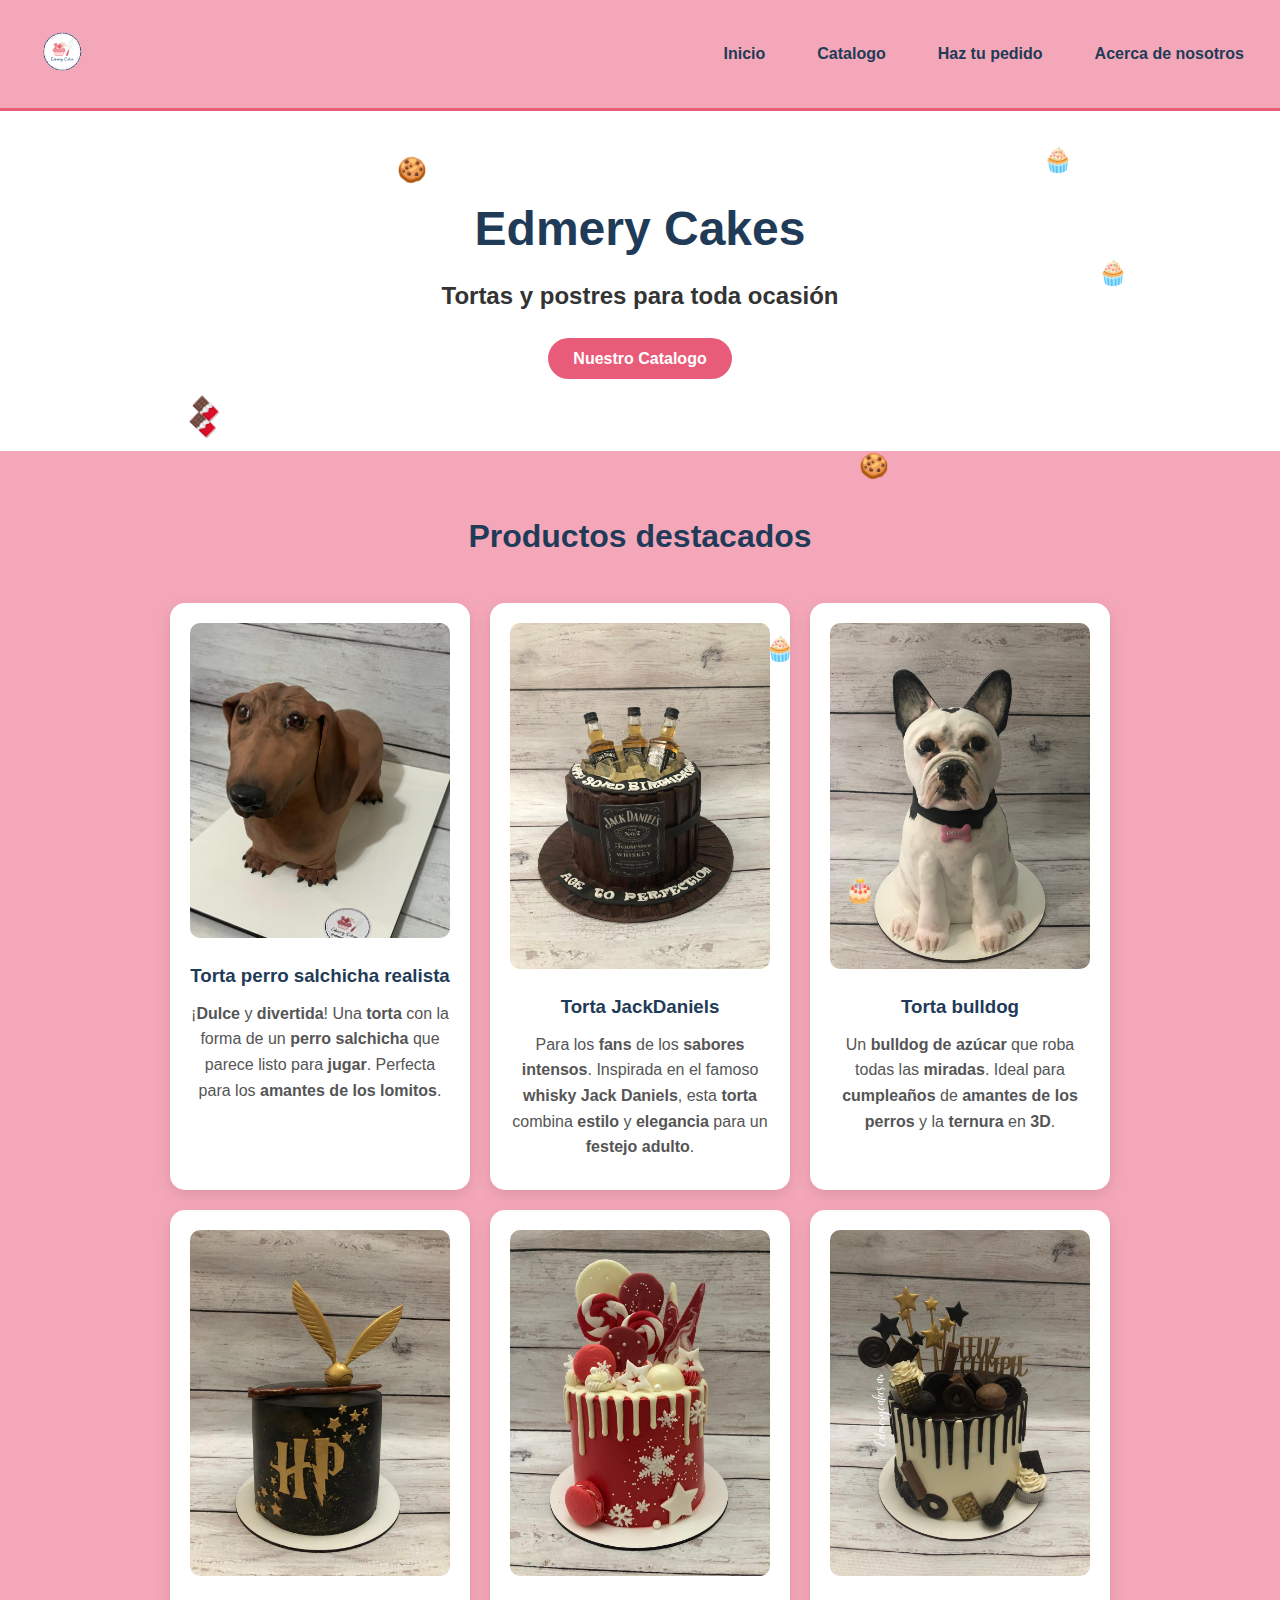
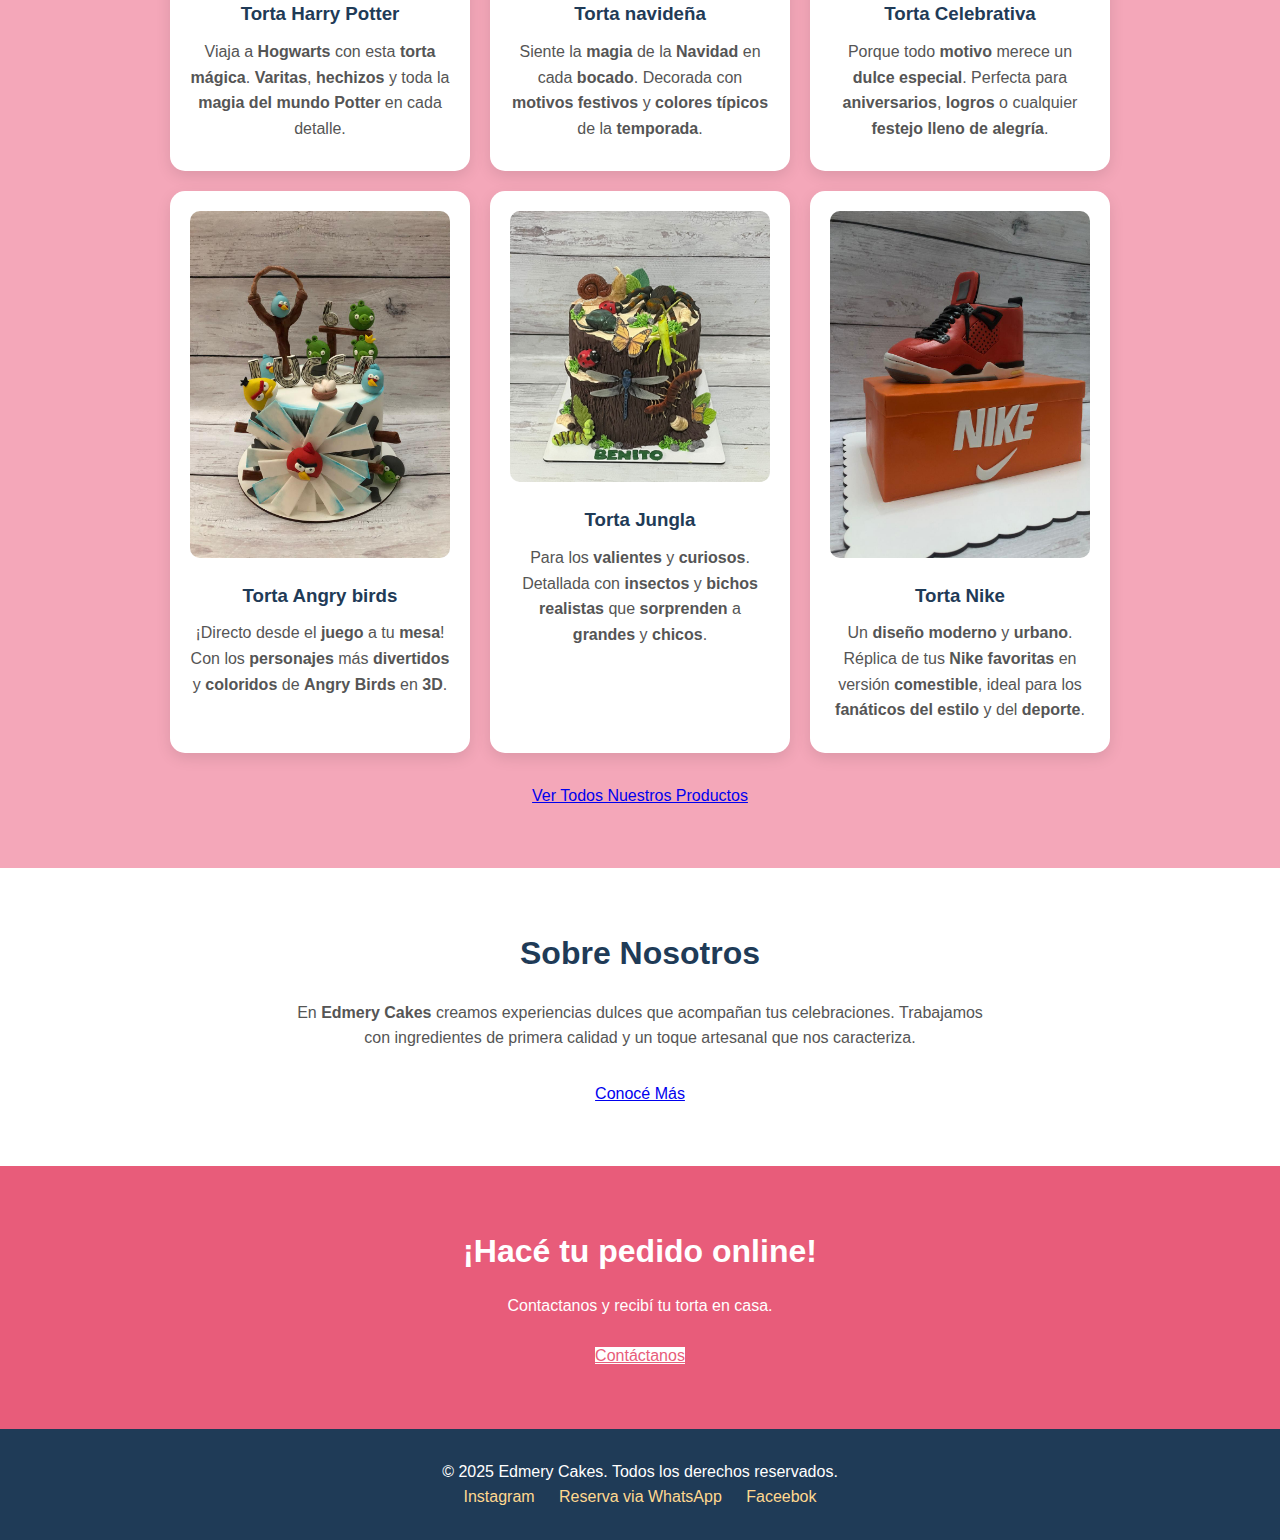
<file: index.html>
<!DOCTYPE html>
<html lang="en">
<head>
    <meta charset="UTF-8">
    <meta name="viewport" content="width=device-width, initial-scale=1.0">
    <title>Edmery Cakes</title>
    <link rel="stylesheet" href="./style/style.css">
    <link rel="icon" href="../assets/Logo-Color.jpg" type="image/png">
    <link rel="apple-touch-icon" href="../assets/Logo-Color.jpg">


</head>

<body>
                    <!-- HEADER -->
    <header>
        <div class="logo">
            <a href="../pages/nosotros.html"><img src="../assets/Logo-Color-transparente-2.png" alt="Edmery Cakes"></a>
        </div>

        <nav class="menu">
            <ul>
                <li><a href="#">Inicio</a></li>
                <li><a href="./pages/catalogo.html">Catalogo</a></li>
                <li><a href="./pages/pedido.html">Haz tu pedido</a></li>
                <li><a href="./pages/nosotros.html">Acerca de nosotros</a></li>
            </ul>
        </nav>
    </header>

                <!-- MAIN  -->
    <main>
        <!-- Contenido principal -->
        <section class="container">
            <div class="maintext">   
                <h1>Edmery Cakes</h1>
                <h2>Tortas y postres para toda ocasión</h2>
                <a href="./pages/catalogo.html" class="btn">Nuestro Catalogo</a>
            </div>
        </section>

        <!-- Productos destacados -->
        <section class="productos-destacados">      
            <h2>Productos destacados</h2>
            <div class="productos-grid">
                <div class="producto-card">
                    <img src="./assets/perro salchicha realista.jpg" alt="Torta Perro Realista">
                    <h3>Torta perro salchicha realista</h3>
                    <p>¡<strong>Dulce</strong> y <strong>divertida</strong>! Una <strong>torta</strong> con la forma de un <strong>perro salchicha</strong> que parece listo para <strong>jugar</strong>. Perfecta para los <strong>amantes de los lomitos</strong>.</p>
                </div>

                <div class="producto-card">
                    <img src="./assets/torta de borracho xd.jpg" alt="Torta para boda">
                    <h3>Torta JackDaniels</h3>
                    <p>Para los <strong>fans</strong> de los <strong>sabores intensos</strong>. Inspirada en el famoso <strong>whisky Jack Daniels</strong>, esta <strong>torta</strong> combina <strong>estilo</strong> y <strong>elegancia</strong> para un <strong>festejo adulto</strong>.</p>
                </div>

                <div class="producto-card">
                    <img src="./assets/bulldog.jpg" alt="Torta Labubu">
                    <h3>Torta bulldog</h3>
                    <p>Un <strong>bulldog de azúcar</strong> que roba todas las <strong>miradas</strong>. Ideal para <strong>cumpleaños</strong> de <strong>amantes de los perros</strong> y la <strong>ternura</strong> en <strong>3D</strong>.</p>
                </div>

                <div class="producto-card">
                    <img src="./assets/harrypotter1.jpg" alt="Torta Labubu">
                    <h3>Torta Harry Potter</h3>
                    <p>Viaja a <strong>Hogwarts</strong> con esta <strong>torta mágica</strong>. <strong>Varitas</strong>, <strong>hechizos</strong> y toda la <strong>magia del mundo Potter</strong> en cada detalle.</p>
                </div>

                <div class="producto-card">
                    <img src="./assets/torta navideña.jpg" alt="Torta Labubu">
                    <h3>Torta navideña</h3>
                    <p>Siente la <strong>magia</strong> de la <strong>Navidad</strong> en cada <strong>bocado</strong>. Decorada con <strong>motivos festivos</strong> y <strong>colores típicos</strong> de la <strong>temporada</strong>.</p>
                </div>

                <div class="producto-card">
                    <img src="./assets/torta chocolate cumple.jpg" alt="Torta Labubu">
                    <h3>Torta Celebrativa </h3>
                    <p>Porque todo <strong>motivo</strong> merece un <strong>dulce especial</strong>. Perfecta para <strong>aniversarios</strong>, <strong>logros</strong> o cualquier <strong>festejo lleno de alegría</strong>.</p>
                </div>

                <div class="producto-card">
                    <img src="./assets/angry birds.jpg" alt="Torta Labubu">
                    <h3>Torta Angry birds</h3>
                    <p>¡Directo desde el <strong>juego</strong> a tu <strong>mesa</strong>! Con los <strong>personajes</strong> más <strong>divertidos</strong> y <strong>coloridos</strong> de <strong>Angry Birds</strong> en <strong>3D</strong>.</p>
                </div>

                <div class="producto-card">
                    <img src="./assets/Torta animales.jpg" alt="Torta Labubu">
                    <h3>Torta Jungla</h3>
                    <p>Para los <strong>valientes</strong> y <strong>curiosos</strong>. Detallada con <strong>insectos</strong> y <strong>bichos realistas</strong> que <strong>sorprenden</strong> a <strong>grandes</strong> y <strong>chicos</strong>.</p>
                </div>

                <div class="producto-card">
                    <img src="./assets/torta nike.jpg" alt="Torta Labubu">
                    <h3>Torta Nike</h3>
                    <p>Un <strong>diseño moderno</strong> y <strong>urbano</strong>. Réplica de tus <strong>Nike favoritas</strong> en versión <strong>comestible</strong>, ideal para los <strong>fanáticos del estilo</strong> y del <strong>deporte</strong>.</p>
                </div>
            </div>
            <a href="./pages/postres.html" class="btn">Ver Todos Nuestros Productos</a>
        </section>

        <!-- Sección sobre la marca -->
        <section class="nosotros-preview">
            <h2>Sobre Nosotros</h2>
            <p>En <strong>Edmery Cakes</strong> creamos experiencias dulces que acompañan tus celebraciones. 
            Trabajamos con ingredientes de primera calidad y un toque artesanal que nos caracteriza.</p>
            <a href="./pages/nosotros.html" class="btn">Conocé Más</a>
        </section>

        <!-- Call to action -->
        <section class="cta">
            <h2>¡Hacé tu pedido online!</h2>
            <p>Contactanos y recibí tu torta en casa.</p>
            <a href="./pages/pedido.html" class="btn">Contáctanos</a>
        </section>
    </main>

    <!-- ===== FOOTER ===== -->
    <footer>
        <p>&copy; 2025 Edmery Cakes. Todos los derechos reservados.</p>
        <div class="redes">
            <a href="https://www.instagram.com/edmerycakes.arg/" target="_blank">Instagram</a>
            <a href="https://wa.me/+5491165675894?text=Hola!,%20quiero%20reservar%20un%20pedido." target="_blank">Reserva via WhatsApp</a>
            <a href="https://www.facebook.com/edmerycakes" target="_blank">Faceebok</a>
        </div>
    </footer>

    <script src="js/main.js"></script>
</body>
</html>
</file>
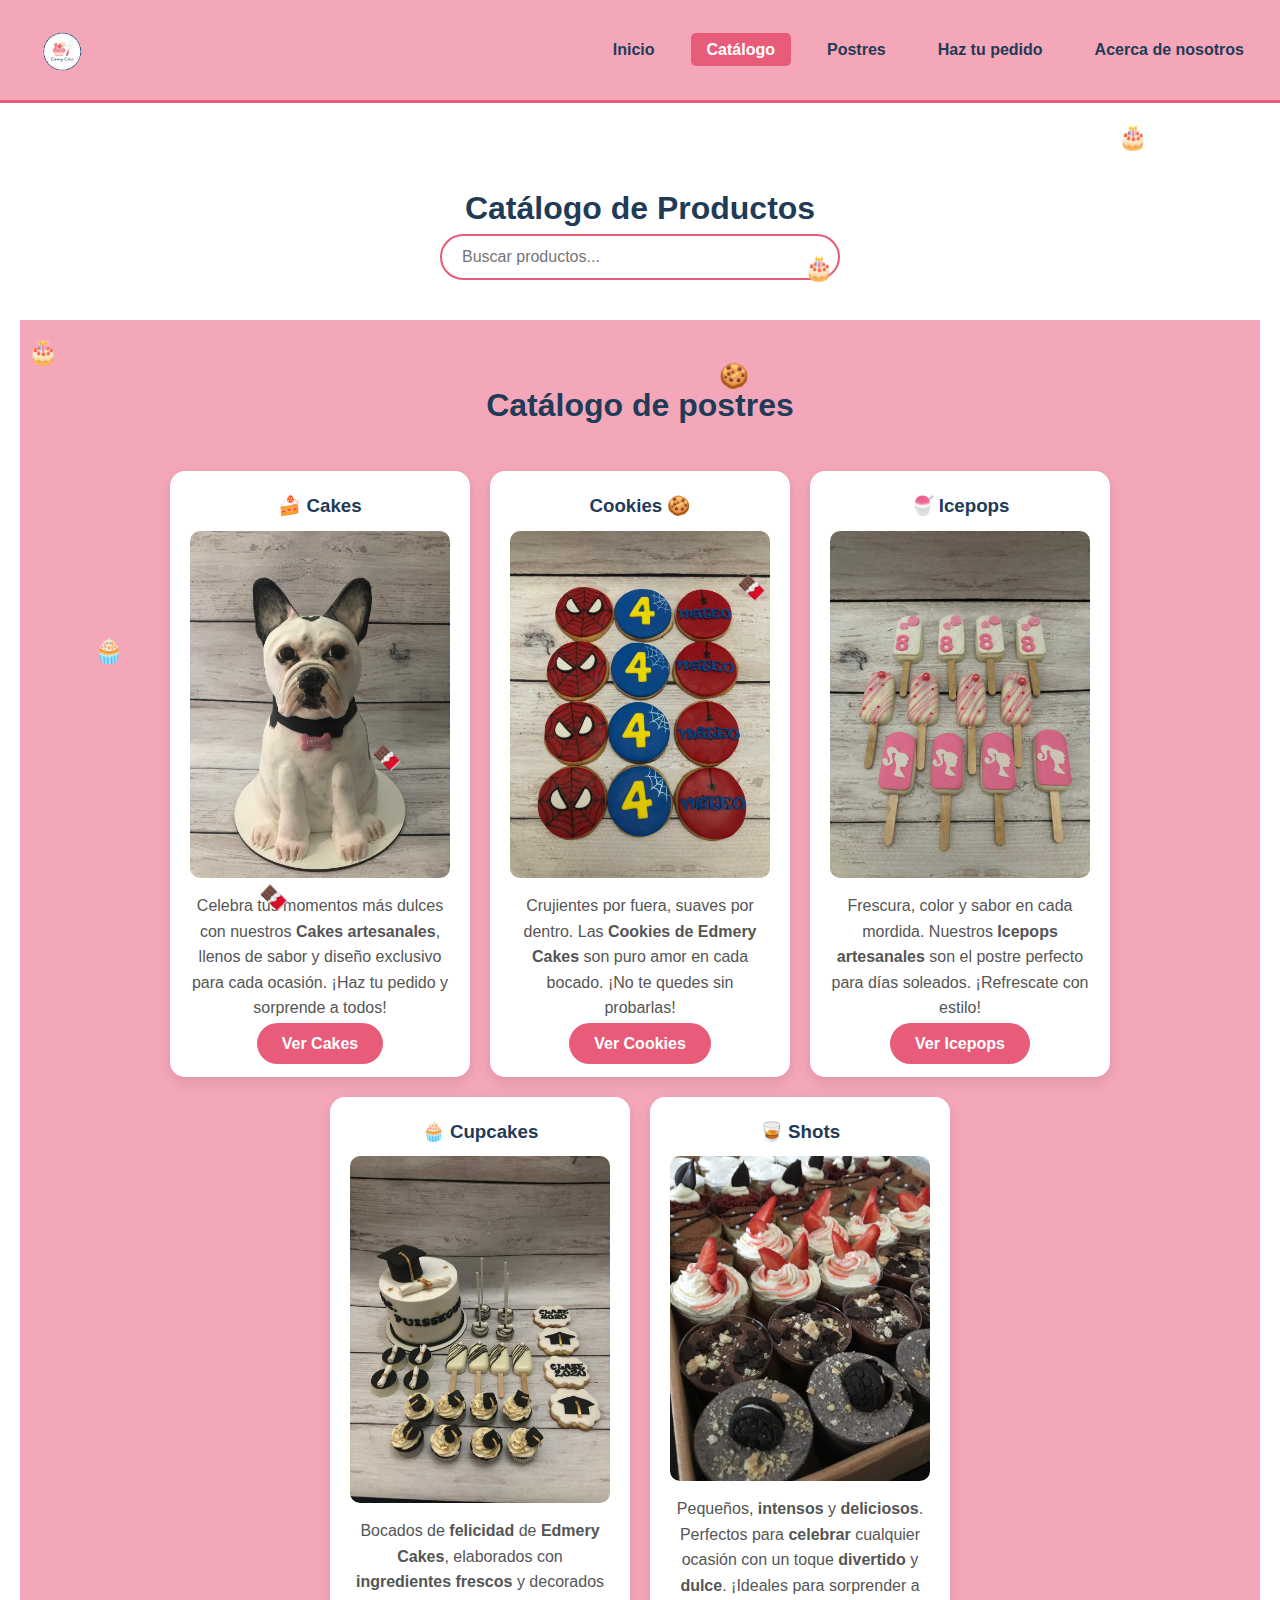
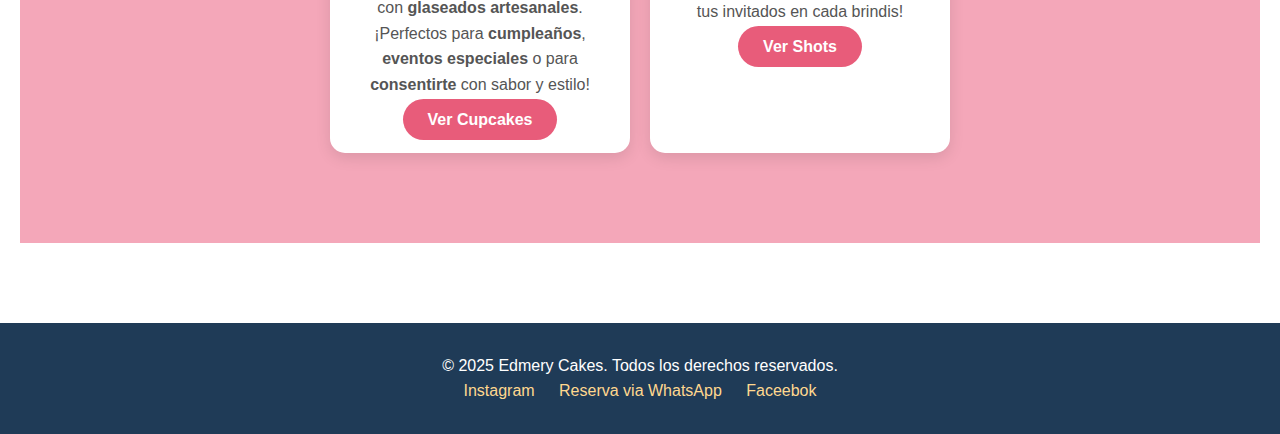
<file: pages/catalogo.html>
<head>
    <meta charset="UTF-8">
    <meta name="viewport" content="width=device-width, initial-scale=1.0">
    <title>Catálogo - Edmery Cakes</title>

    <!-- Descripción SEO -->
    <meta name="description" content="Explorá el catálogo completo de Edmery Cakes: tortas, cupcakes, cookies, icepops y shots artesanales hechos con amor y los mejores ingredientes. ¡Elegí tu favorito!">

    <!-- Palabras clave -->
    <meta name="keywords" content="Edmery Cakes, catálogo, pastelería artesanal, tortas, cupcakes, cookies, icepops, shots, postres personalizados, repostería Argentina">

    <!-- Autor -->
    <meta name="author" content="Edmery Cakes">

    <!-- Open Graph / Social Media -->
    <meta property="og:title" content="Catálogo - Edmery Cakes">
    <meta property="og:description" content="Descubrí nuestro catálogo de postres artesanales: tortas, cupcakes, cookies, icepops y más. ¡Endulzá tus momentos con Edmery Cakes!">
    <meta property="og:image" content="https://EdmeryCakes.com/assets/Logo-Color.jpg">
    <meta property="og:url" content="https://EdmeryCakes.com/pages/catalogo.html">
    <meta property="og:type" content="website">

    <!-- Twitter Cards -->
    <meta name="twitter:card" content="summary_large_image">
    <meta name="twitter:title" content="Catálogo - Edmery Cakes">
    <meta name="twitter:description" content="Tortas, cupcakes, cookies, icepops y shots hechos con amor artesanal. Descubrí el catálogo completo de Edmery Cakes.">
    <meta name="twitter:image" content="https://EdmeryCakes.com/assets/Logo-Color.jpg">

    <!-- Google Fonts -->
    <link href="https://fonts.googleapis.com/css2?family=Ultra&display=swap" rel="stylesheet">

    <!-- CSS -->
    <link rel="stylesheet" href="../style/style.css">

    <!-- Favicon -->
    <link rel="icon" href="../assets/Logo-Color.jpg" type="image/png">
    <link rel="apple-touch-icon" href="../assets/Logo-Color.jpg">
</head>

<body>

    <!-- HEADER -->
    <header>
    <div class="logo">
        <a href="../index.html"><img src="../assets/Logo-Color-transparente-2.png" alt="Edmery Cakes"></a>
    </div>

    <!-- Botón hamburguesa -->
    <div class="hamburger" id="hamburger">
        <span></span>
        <span></span>
        <span></span>
    </div>

    <!-- Nav con id para JS -->
    <nav class="menu" id="nav-menu">
        <ul>
            <li><a href="../index.html">Inicio</a></li>
            <li><a href="#" class="activo">Catálogo</a></li>
            <li><a href="postres.html">Postres</a></li>
            <li><a href="pedido.html">Haz tu pedido</a></li>
            <li><a href="nosotros.html">Acerca de nosotros</a></li>
        </ul>
    </nav>
</header>


    <!-- MAIN -->
    <main>
        <section class="container">

            <h1>Catálogo de Productos</h1>

            <!-- Buscador -->
            <div class="buscador">
                <input type="text" id="buscador" placeholder="Buscar productos...">
            </div>

            <!-- Productos -->
            <section class="productos-destacados">      
            <h2>Catálogo de postres</h2>
            <div class="productos-grid">
                <div class="producto-card">
                    <h3>🍰 Cakes</h3>
                    <img src="../assets/bulldog.jpg" alt="Torta Perro Realista">
                    <p>Celebra tus momentos más dulces con nuestros <strong>Cakes artesanales</strong>, llenos de sabor y diseño exclusivo para cada ocasión.  
                        ¡Haz tu pedido y sorprende a todos!</p>
                    <a href="postres.html#cakes" class="btn">Ver Cakes</a>
                </div>

                <div class="producto-card">
                    <h3>Cookies 🍪</h3>
                    <img src="../assets/cookie 1.jpg" alt="Torta Perro Realista">
                    <p>Crujientes por fuera, suaves por dentro. Las <strong>Cookies de Edmery Cakes</strong> son puro amor en cada bocado.  
                        ¡No te quedes sin probarlas!</p>
                    <a href="postres.html#cupcakes-cookies-icepops" class="btn">Ver Cookies</a>
                </div>

                <div class="producto-card">
                    <h3>🍧 Icepops</h3>
                    <img src="../assets/icepops.jpeg" alt="Icepops">
                    <p>Frescura, color y sabor en cada mordida. Nuestros <strong>Icepops artesanales</strong> son el postre perfecto para días soleados.  
                        ¡Refrescate con estilo!</p>
                    <a href="postres.html#cupcakes-cookies-icepops" class="btn">Ver Icepops</a>
                </div> 

                <div class="producto-card">
                    <h3>🧁 Cupcakes</h3>
                     <img src="../assets/combo graduacion.jpg" alt="Torta Perro Realista">
                    <p>Bocados de <strong>felicidad</strong> de <strong>Edmery Cakes</strong>, elaborados con <strong>ingredientes frescos</strong> y decorados con <strong>glaseados artesanales</strong>. ¡Perfectos para <strong>cumpleaños</strong>, <strong>eventos especiales</strong> o para <strong>consentirte</strong> con sabor y estilo!</p>
                    <a href="postres.html#cupcakes-cookies-icepops" class="btn">Ver Cupcakes</a>
                </div>   
                
                <div class="producto-card">
                    <h3>🥃 Shots</h3>
                    <img src="../assets/shot2.jpg" alt="Torta Perro Realista">
                    <p></strong> Pequeños, <strong>intensos</strong> y <strong>deliciosos</strong>. Perfectos para <strong>celebrar</strong> cualquier ocasión con un toque <strong>divertido</strong> y <strong>dulce</strong>. ¡Ideales para sorprender a tus invitados en cada brindis!</p>
                    <a href="postres.html#shots" class="btn">Ver Shots</a>
                </div>  
                
            </div>

        </section>
    </main>

    <!-- FOOTER -->
    <footer>
        <p>&copy; 2025 Edmery Cakes. Todos los derechos reservados.</p>
        <div class="redes">
            <a href="https://www.instagram.com/edmerycakes.arg/" target="_blank">Instagram</a>
            <a href="https://wa.me/+5491165675894?text=Hola!,%20quiero%20reservar%20un%20pedido." target="_blank">Reserva via WhatsApp</a>
            <a href="https://www.facebook.com/edmerycakes" target="_blank">Faceebok</a>
        </div>
    </footer>

    
        <script src="../js/main.js"></script>
</body>
</html>
</file>
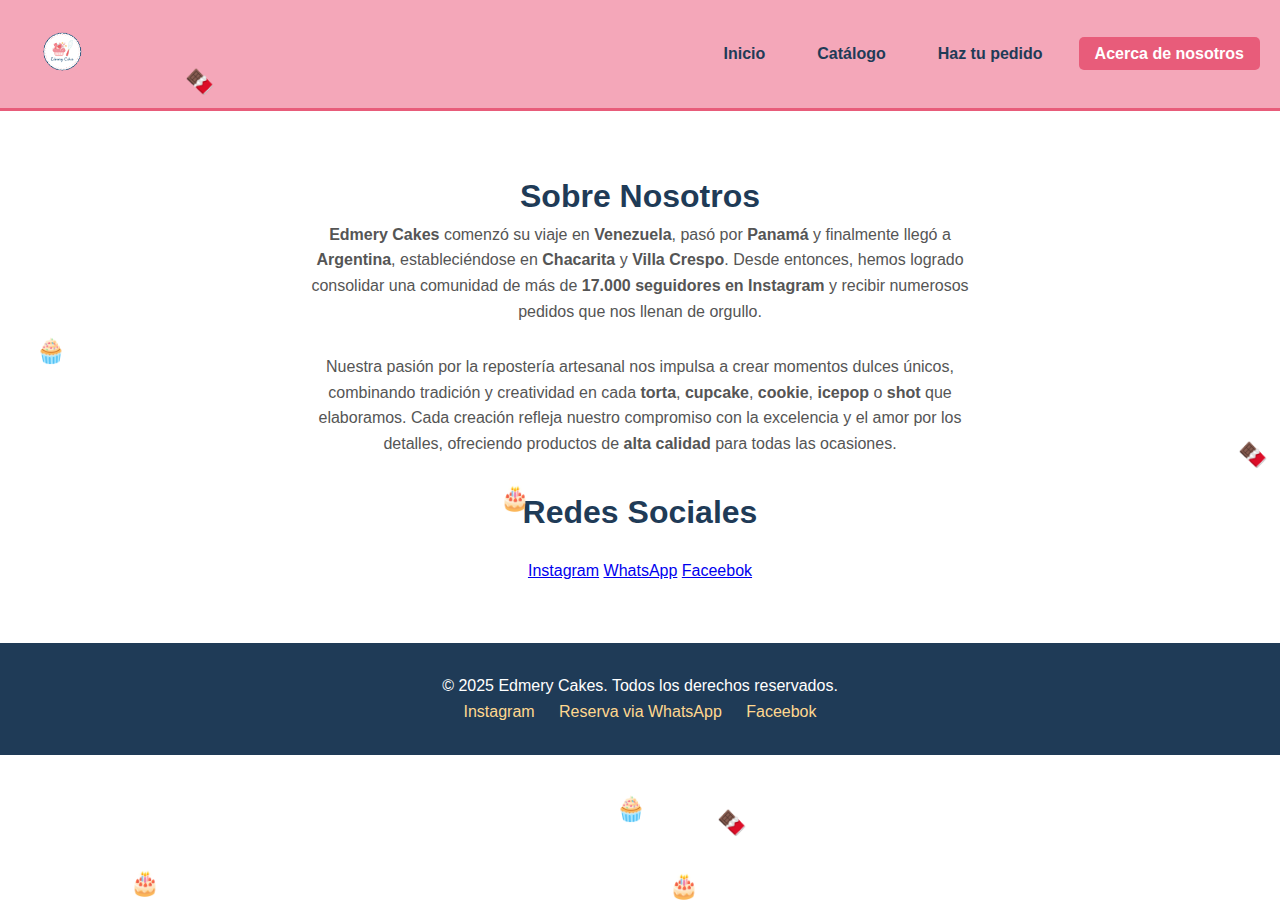
<file: pages/nosotros.html>
<!DOCTYPE html>
<html lang="es">
<head>
    <meta charset="UTF-8">
    <meta name="viewport" content="width=device-width, initial-scale=1.0">
    <title>Edmery Cakes - Nosotros</title>
    <link rel="stylesheet" href="../style/style.css">
</head>
<body>

    <!-- HEADER -->
    <header>
        <div class="logo">
            <a href="../pages/nosotros.html"><img src="../assets/Logo-Color-transparente-2.png" alt="Edmery Cakes"></a>
        </div>
        <nav class="menu">
            <ul>
                <li><a href="../index.html">Inicio</a></li>
                <li><a href="./catalogo.html">Catálogo</a></li>
                <li><a href="./pedido.html">Haz tu pedido</a></li>
                <li><a href="#" class="activo">Acerca de nosotros</a></li>
            </ul>
        </nav>
    </header>

 <!-- MAIN -->
<section class="nosotros-preview grid-nosotros">
    <div class="nosotros-texto">
        <h1>Sobre Nosotros</h1>
        <p class="fade-in">
            <strong>Edmery Cakes</strong> comenzó su viaje en <strong>Venezuela</strong>, pasó por <strong>Panamá</strong> y finalmente llegó a <strong>Argentina</strong>, estableciéndose en <strong>Chacarita</strong> y <strong>Villa Crespo</strong>. Desde entonces, hemos logrado consolidar una comunidad de más de <strong>17.000 seguidores en Instagram</strong> y recibir numerosos pedidos que nos llenan de orgullo.
        </p>
        <p class="fade-in delay">
            Nuestra pasión por la repostería artesanal nos impulsa a crear momentos dulces únicos, combinando tradición y creatividad en cada <strong>torta</strong>, <strong>cupcake</strong>, <strong>cookie</strong>, <strong>icepop</strong> o <strong>shot</strong> que elaboramos. Cada creación refleja nuestro compromiso con la excelencia y el amor por los detalles, ofreciendo productos de <strong>alta calidad</strong> para todas las ocasiones.
        </p>

        <h2>Redes Sociales</h2>
        <a href="https://www.instagram.com/edmerycakes.arg/" target="_blank"class="btn fade-in delay2">Instagram</a>
            <a href="https://wa.me/+5491165675894?text=Hola!,%20quiero%20reservar%20un%20pedido." target="_blank"class="btn fade-in delay2">WhatsApp</a>
            <a href="https://www.facebook.com/edmerycakes"class="btn fade-in delay2">Faceebok</a>

    </div>
</section>



    <!-- FOOTER -->
    <footer>
        <p>&copy; 2025 Edmery Cakes. Todos los derechos reservados.</p>
        <div class="redes">
            <a href="https://www.instagram.com/edmerycakes.arg/" target="_blank">Instagram</a>
            <a href="https://wa.me/+5491165675894?text=Hola!,%20quiero%20reservar%20un%20pedido." target="_blank">Reserva via WhatsApp</a>
            <a href="https://www.facebook.com/edmerycakes">Faceebok</a>
        </div>
    </footer>

    <!-- JS -->
    <script src="../js/main.js"></script>
</body>
</html>
</file>
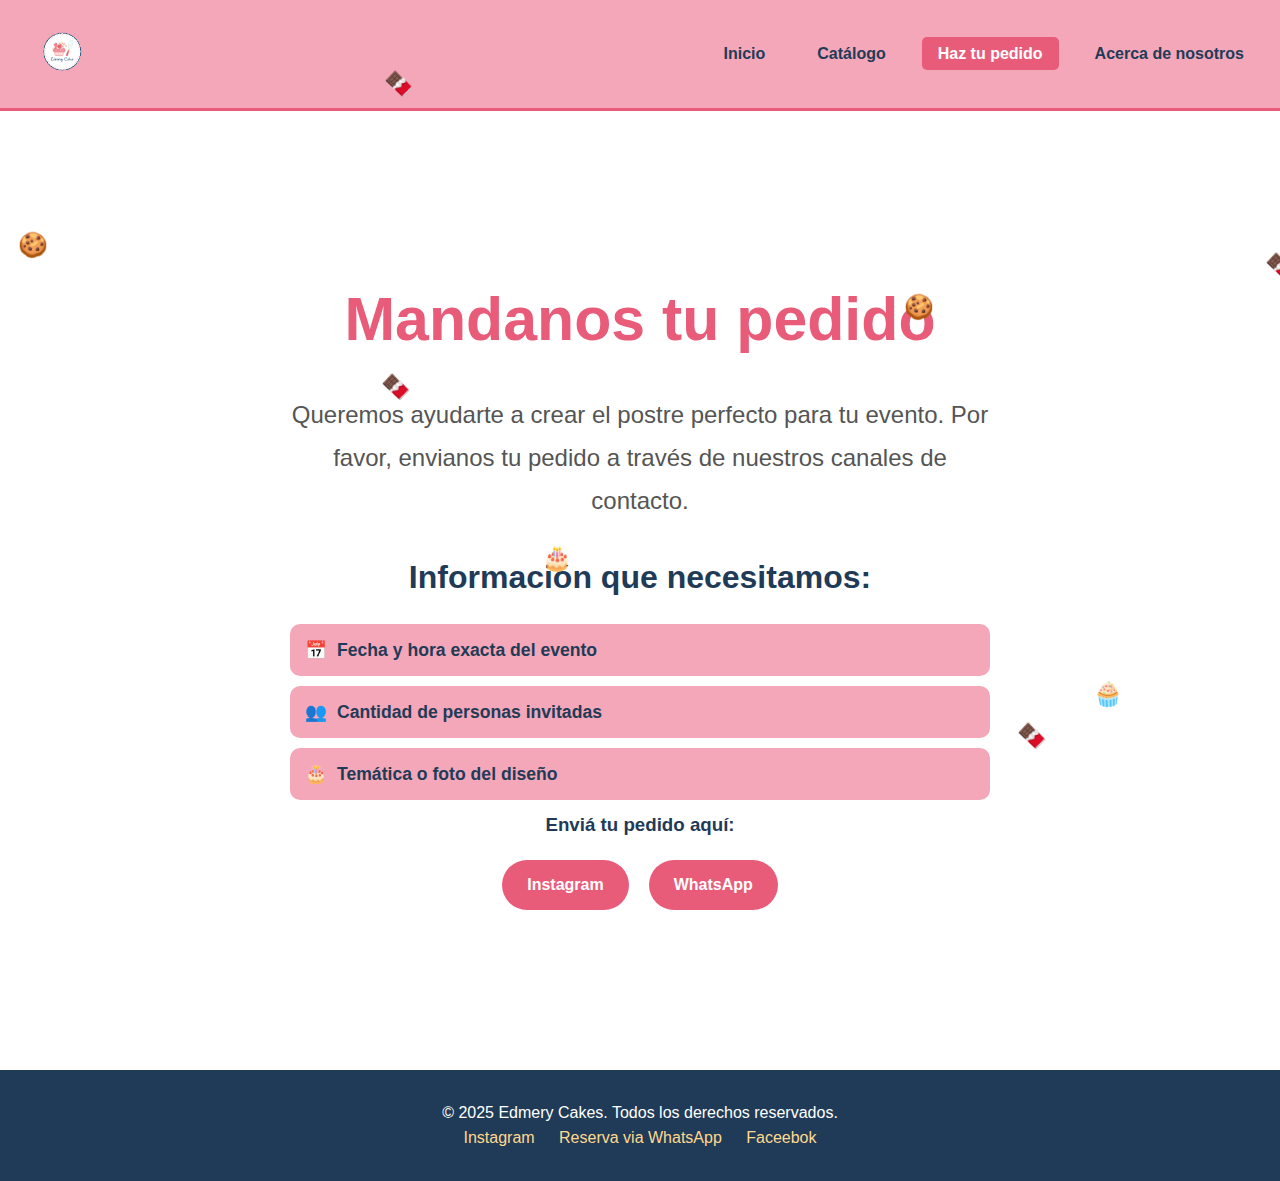
<file: pages/pedido.html>
<!DOCTYPE html>
<html lang="es">
<head>
    <meta charset="UTF-8">
    <meta name="viewport" content="width=device-width, initial-scale=1.0">
    <title>Edmery Cakes - Pedidos</title>
    <link rel="stylesheet" href="../style/style.css">
</head>
<body>

    <!-- HEADER -->
<header>
    <div class="logo">
        <a href="../index.html"><img src="../assets/Logo-Color-transparente-2.png" alt="Edmery Cakes"></a>
    </div>

    <!-- Botón hamburguesa -->
    <div class="hamburger" id="hamburger">
        <span></span>
        <span></span>
        <span></span>
    </div>

    <!-- Nav con id para JS -->
    <nav class="menu" id="nav-menu">
        <ul>
            <li><a href="../index.html">Inicio</a></li>
            <li><a href="catalogo.html">Catálogo</a></li>
            <li><a href="#" class="activo">Haz tu pedido</a></li>
            <li><a href="nosotros.html">Acerca de nosotros</a></li>
        </ul>
    </nav>
</header>


    <!-- MAIN -->
<main class="container">
    <section class="nosotros-preview pedido-main">
        <h1 class="pedido-title">Mandanos tu pedido</h1>
        <p class="pedido-intro">Queremos ayudarte a crear el postre perfecto para tu evento. Por favor, envianos tu pedido a través de nuestros canales de contacto.</p>

        <h2>Información que necesitamos:</h2>
        <div class="pedido-info">
            <p>📅 <strong>Fecha y hora exacta del evento</strong></p>
            <p>👥 <strong>Cantidad de personas invitadas</strong></p>
            <p>🎂 <strong>Temática o foto del diseño</strong></p>
        </div>

        <h3>Enviá tu pedido aquí:</h3>
        <div class="pedido-buttons">
            <a href="https://www.instagram.com/edmerycakes.arg/" target="_blank" class="btn">Instagram</a>
            <a href="https://wa.me/+5491165675894?text=Hola!,%20quiero%20reservar%20un%20pedido." target="_blank" class="btn">WhatsApp</a>
        </div>
    </section>
</main>

    <!-- FOOTER -->
    <footer>
        <p>&copy; 2025 Edmery Cakes. Todos los derechos reservados.</p>
        <div class="redes">
            <a href="https://www.instagram.com/edmerycakes.arg/" target="_blank">Instagram</a>
            <a href="https://wa.me/+5491165675894?text=Hola!,%20quiero%20reservar%20un%20pedido." target="_blank">Reserva via WhatsApp</a>
            <a href="https://www.facebook.com/edmerycakes" target="_blank">Faceebok</a>
        </div>
    </footer>

    <script src="../js/main.js"></script>
</body>
</html>
</file>
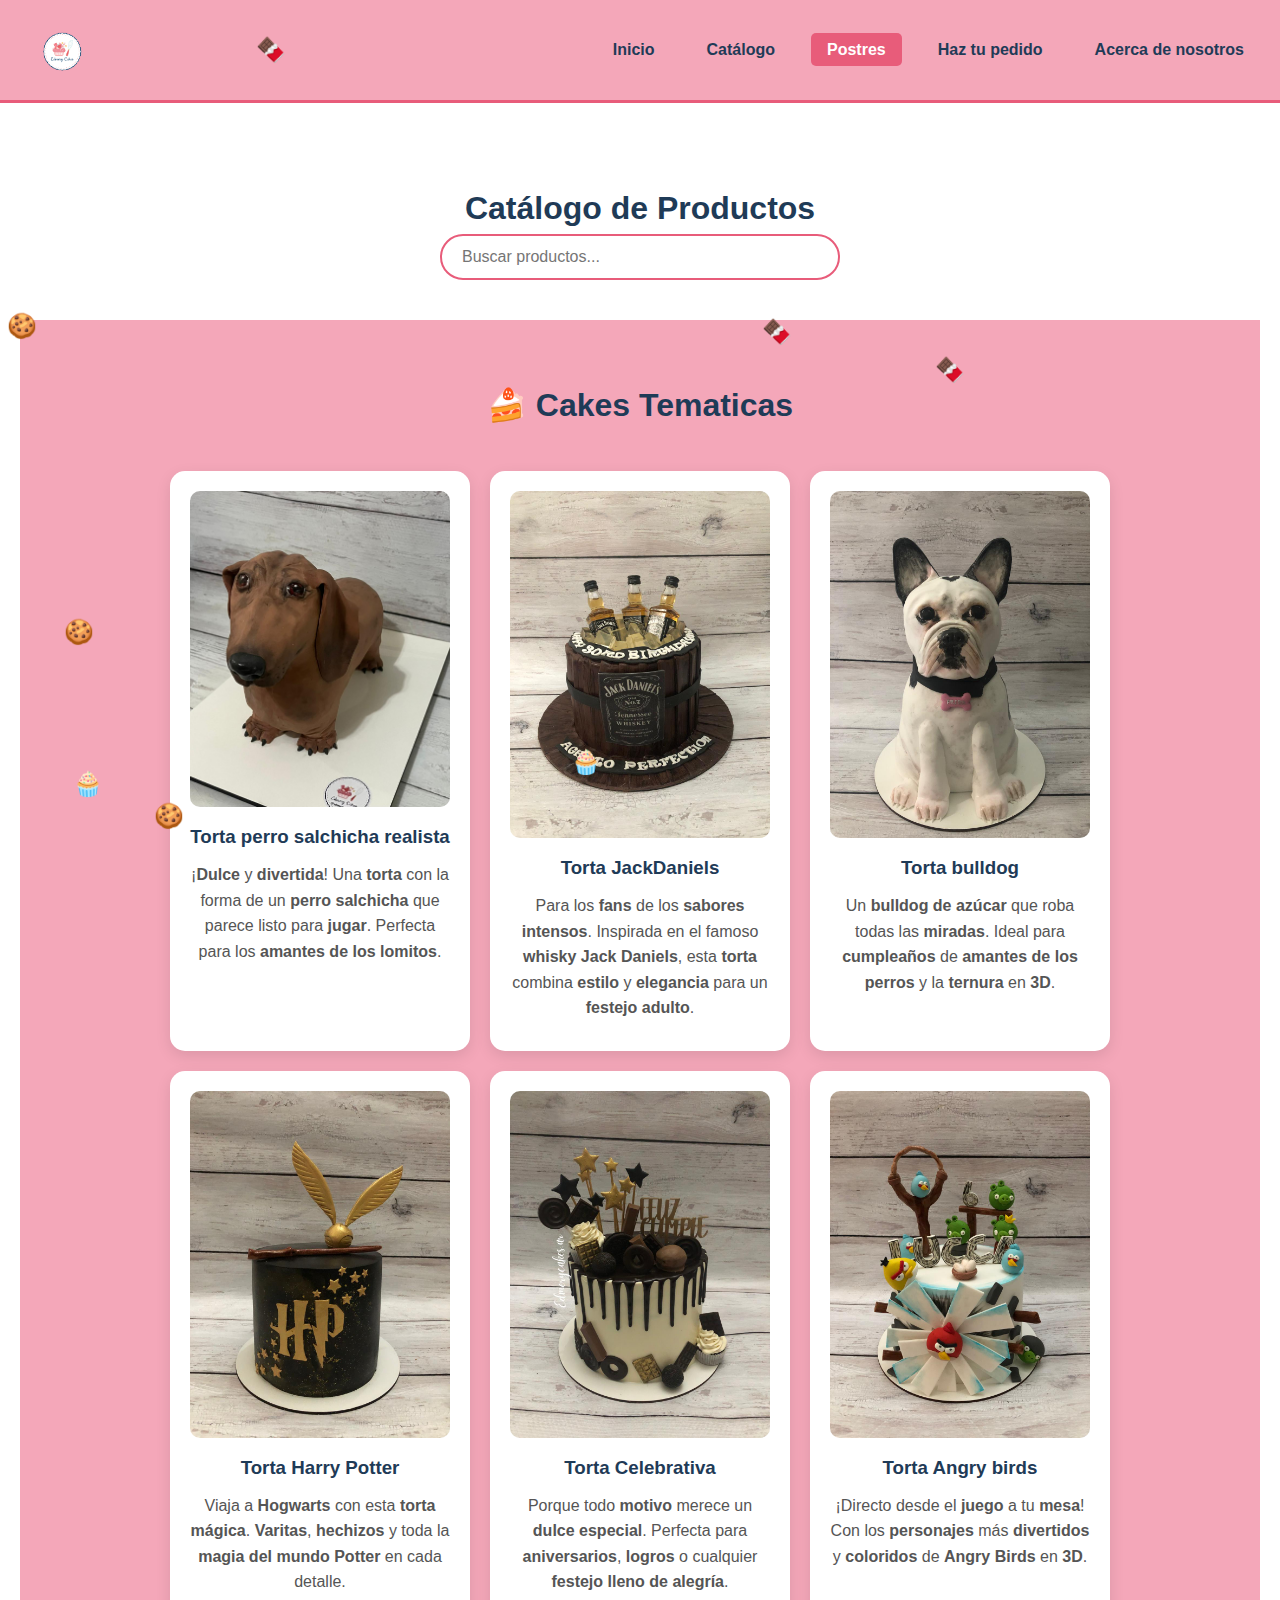
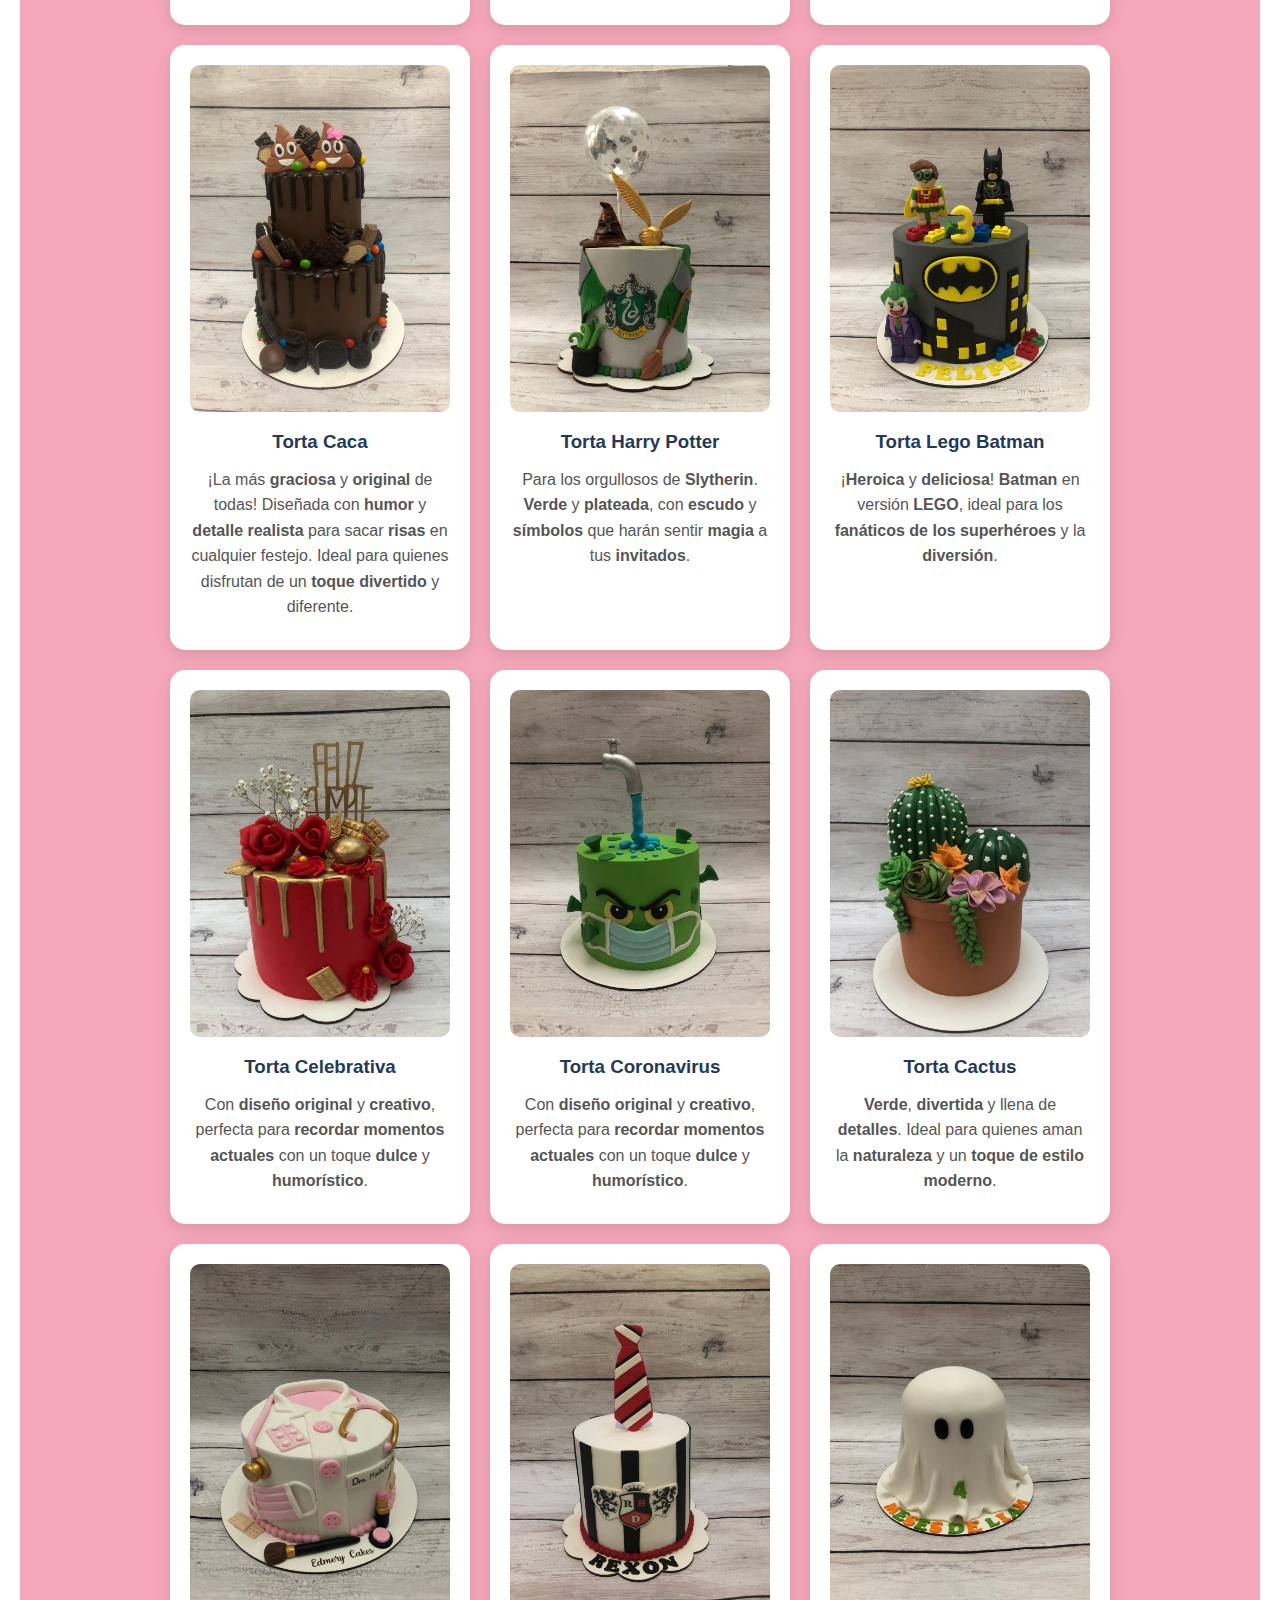
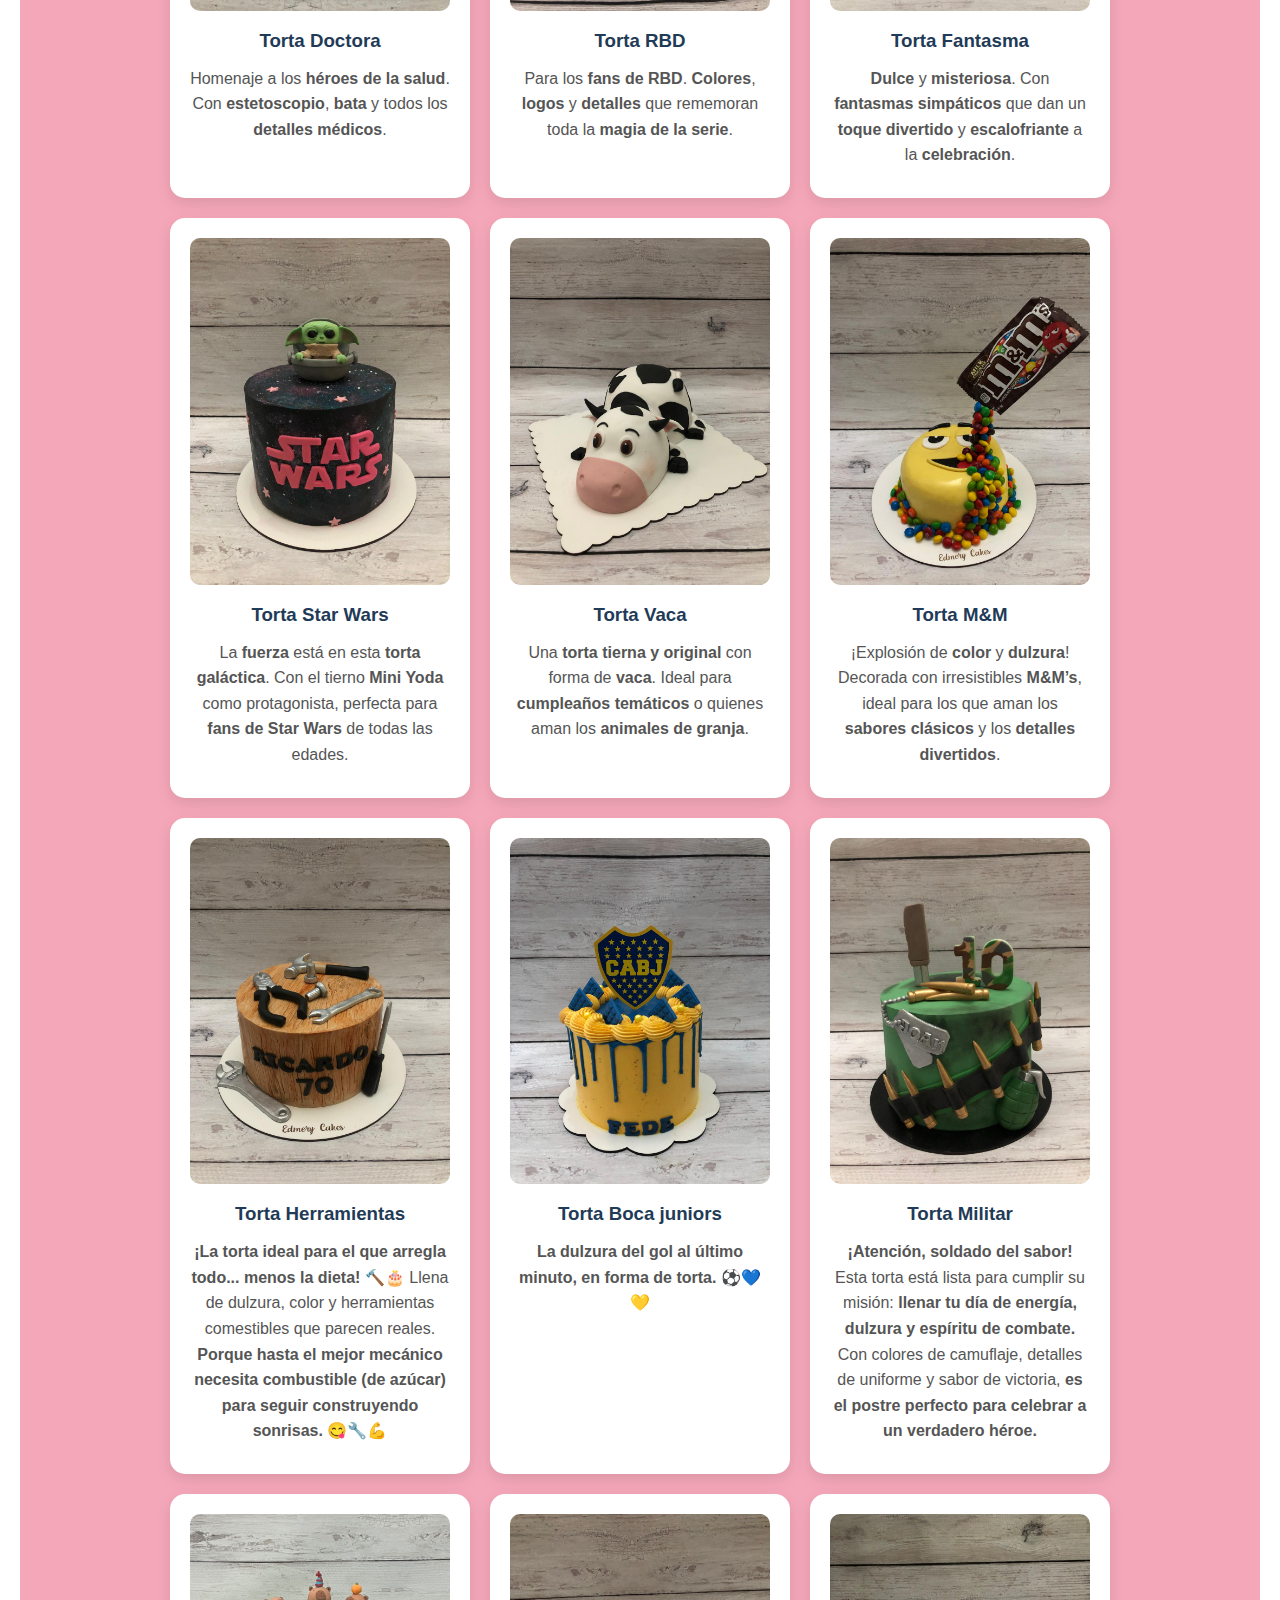
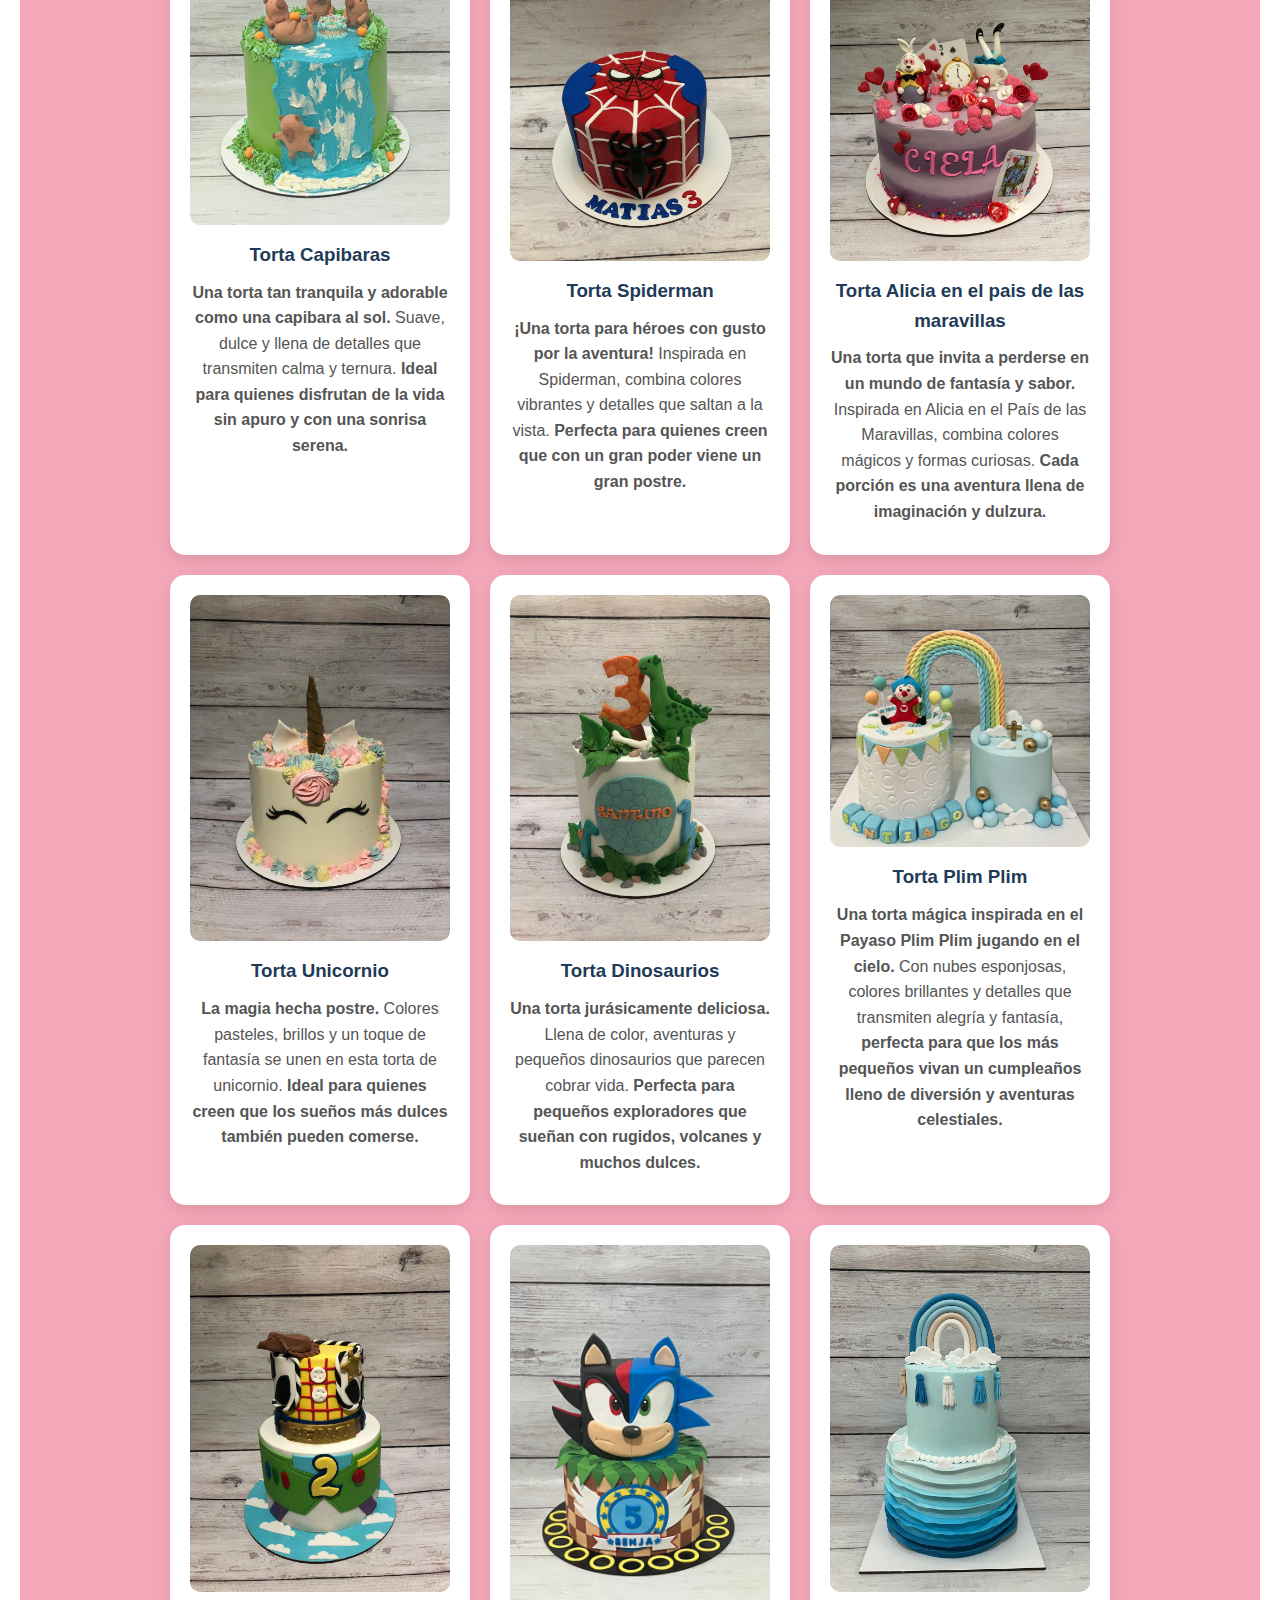
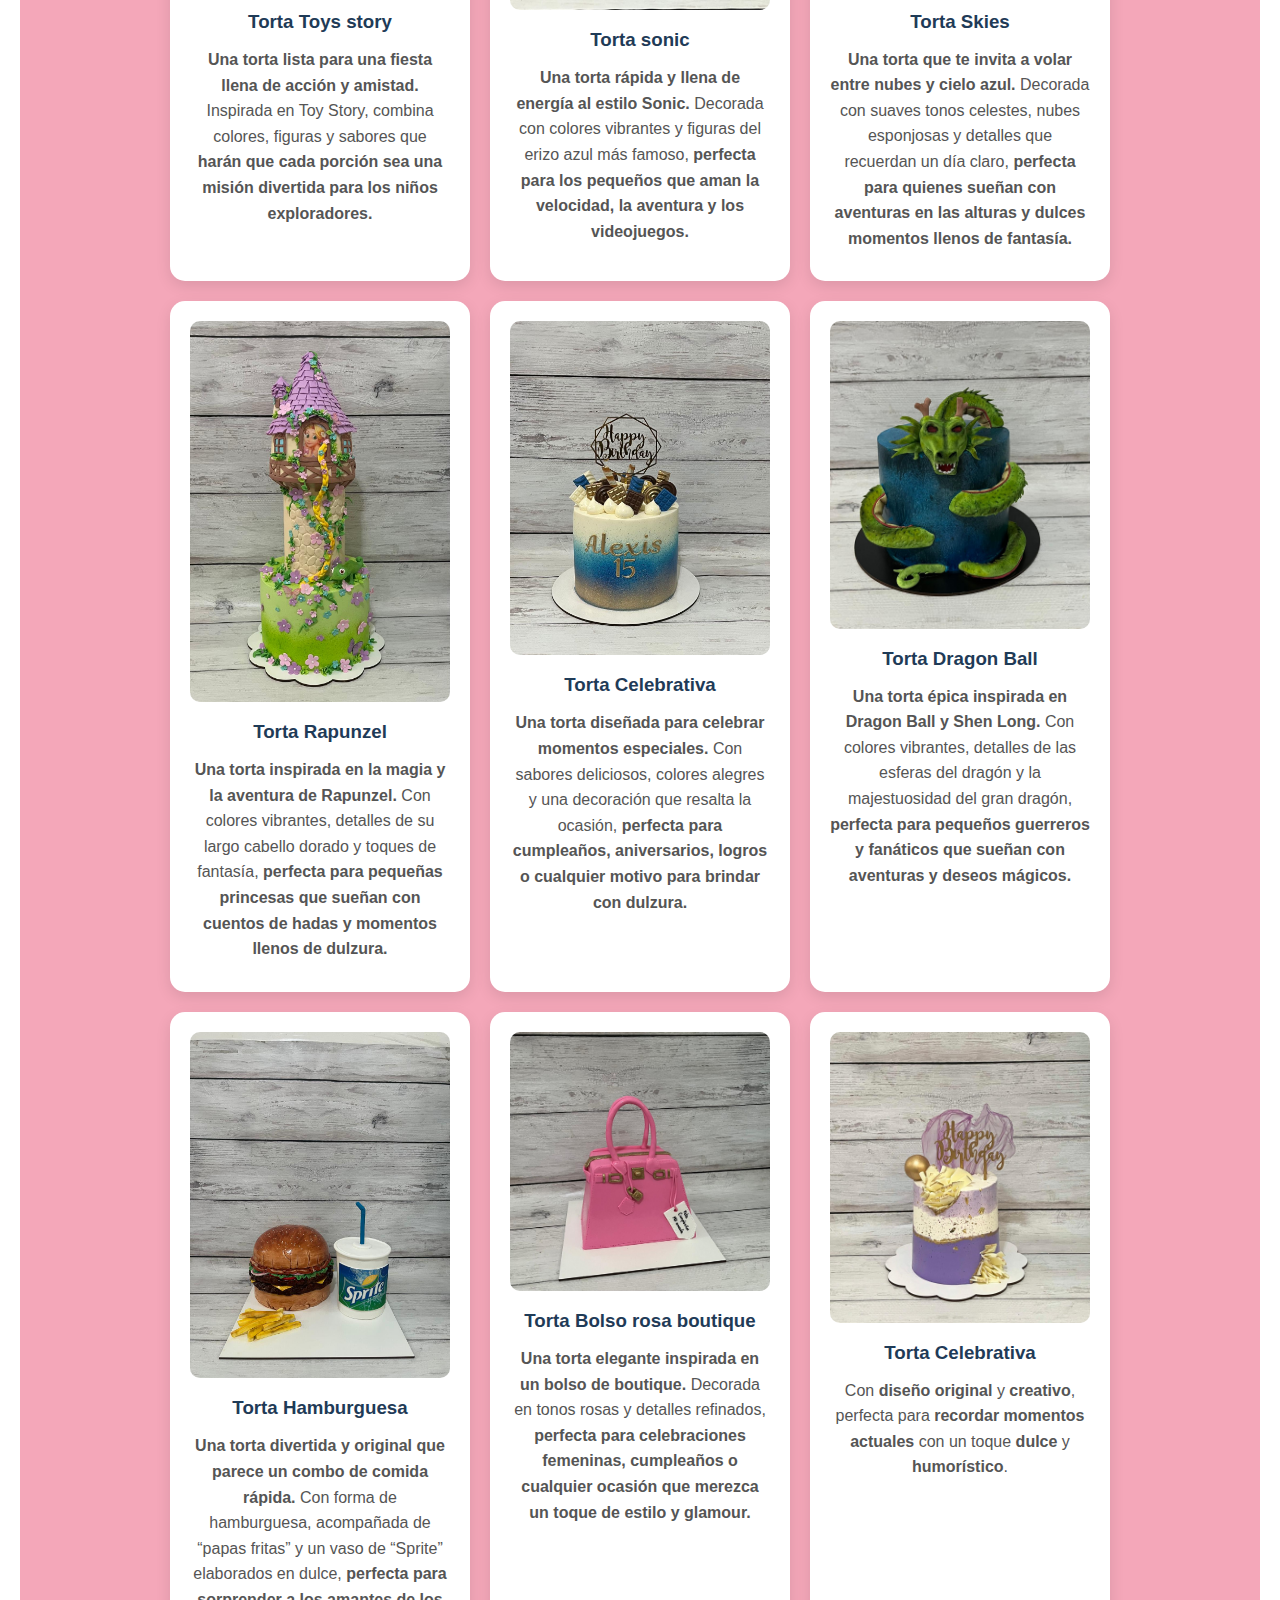
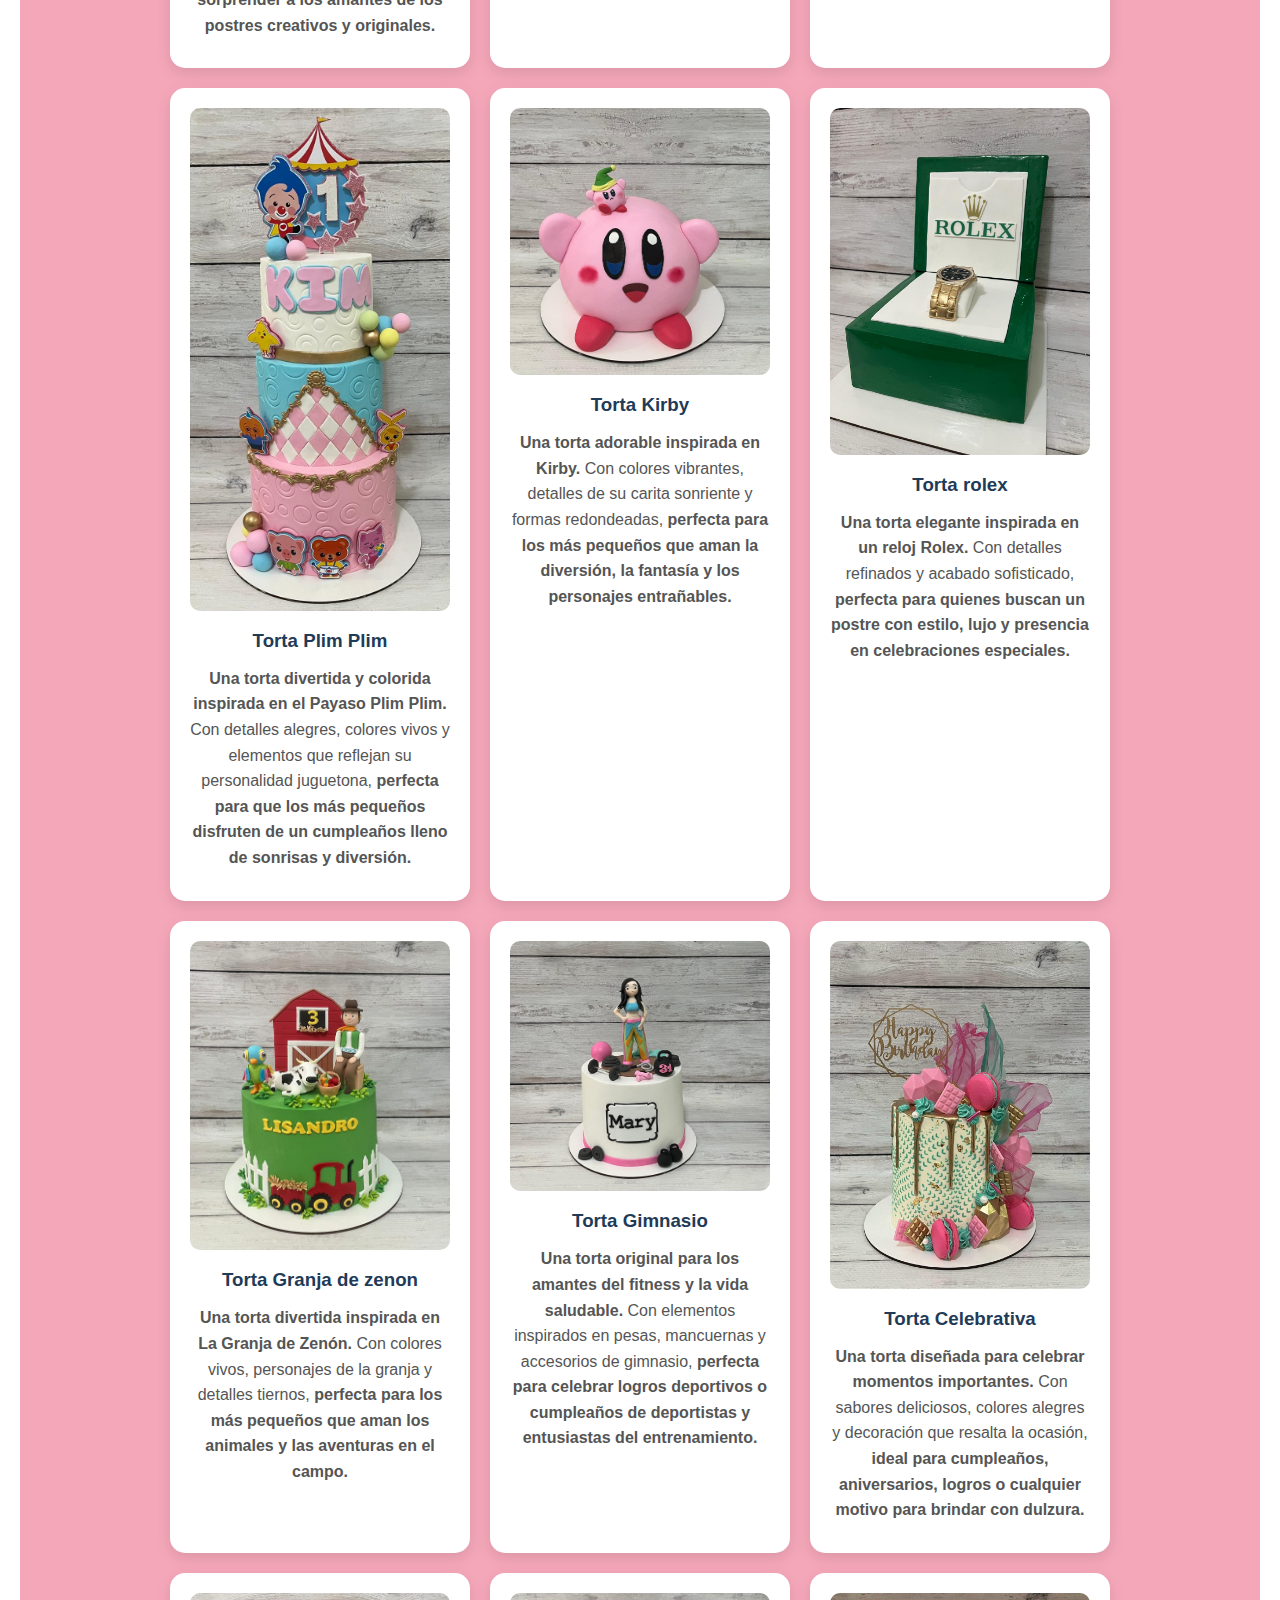
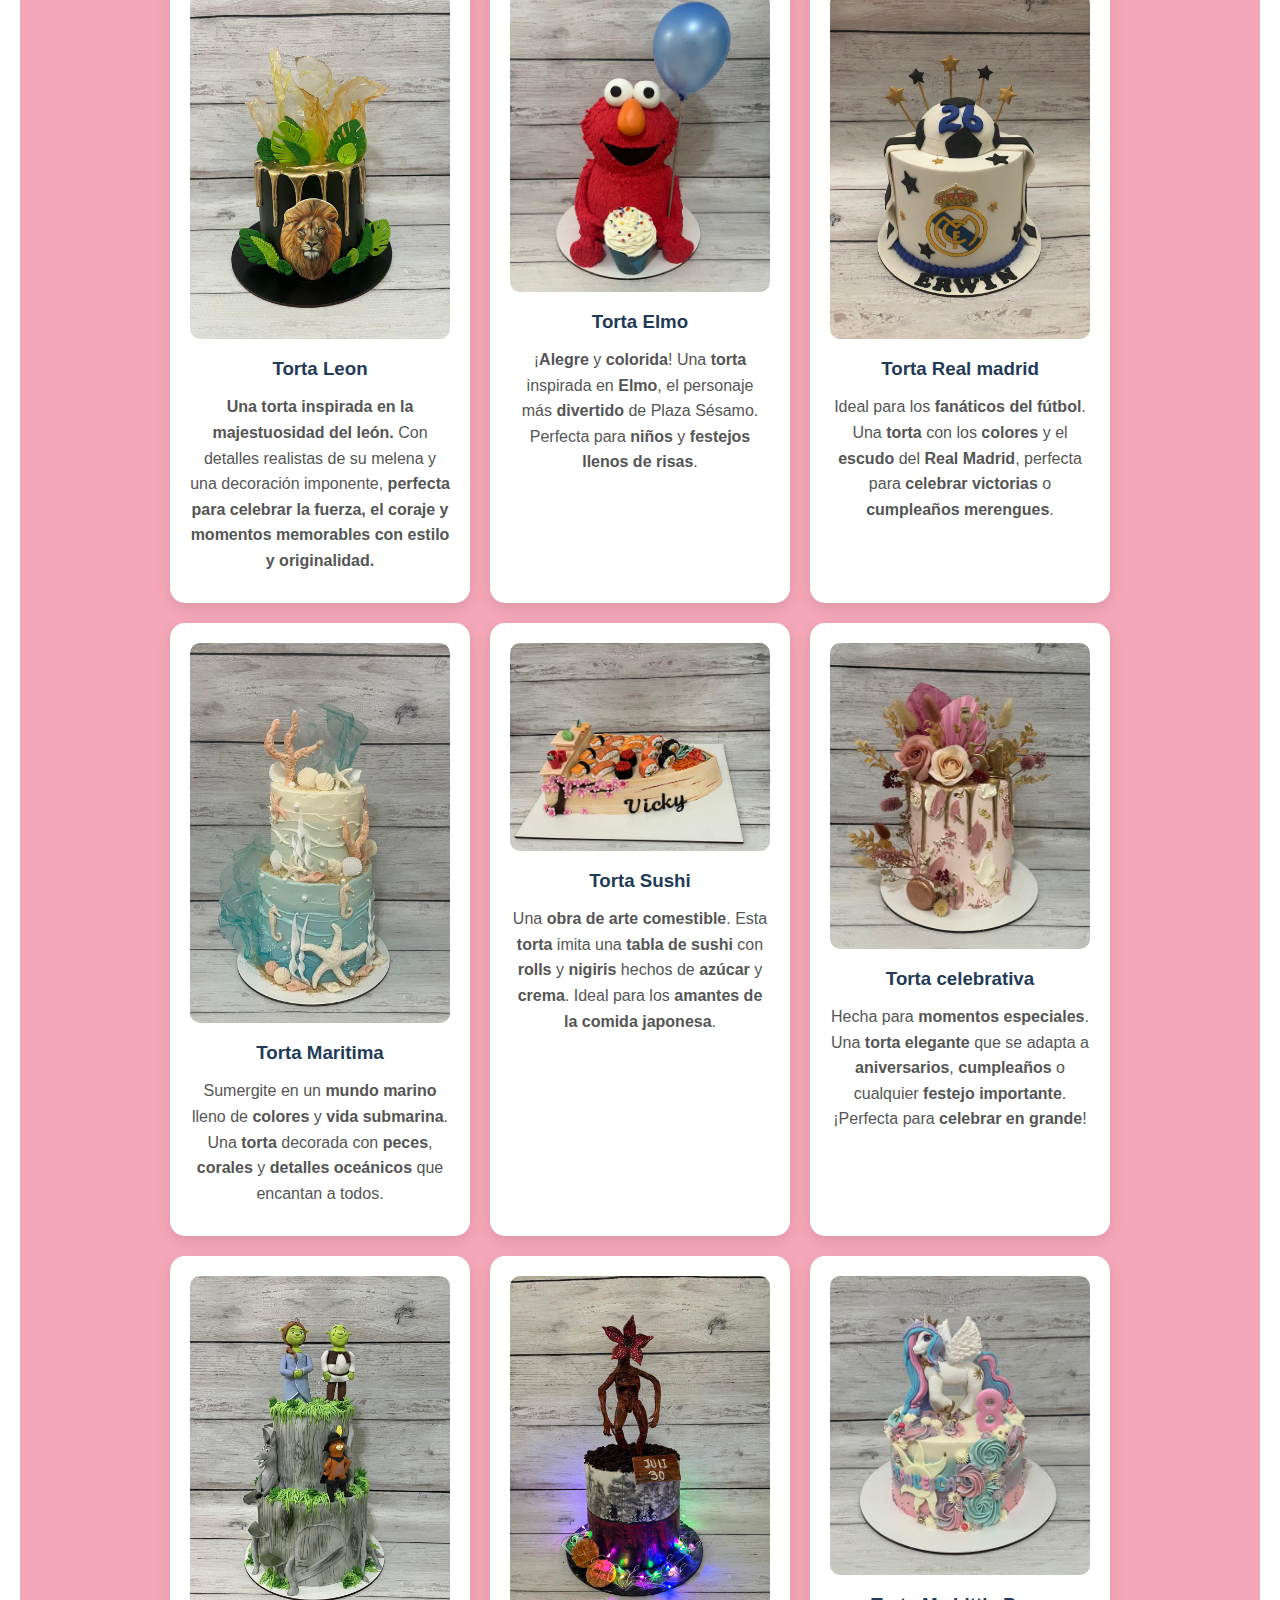
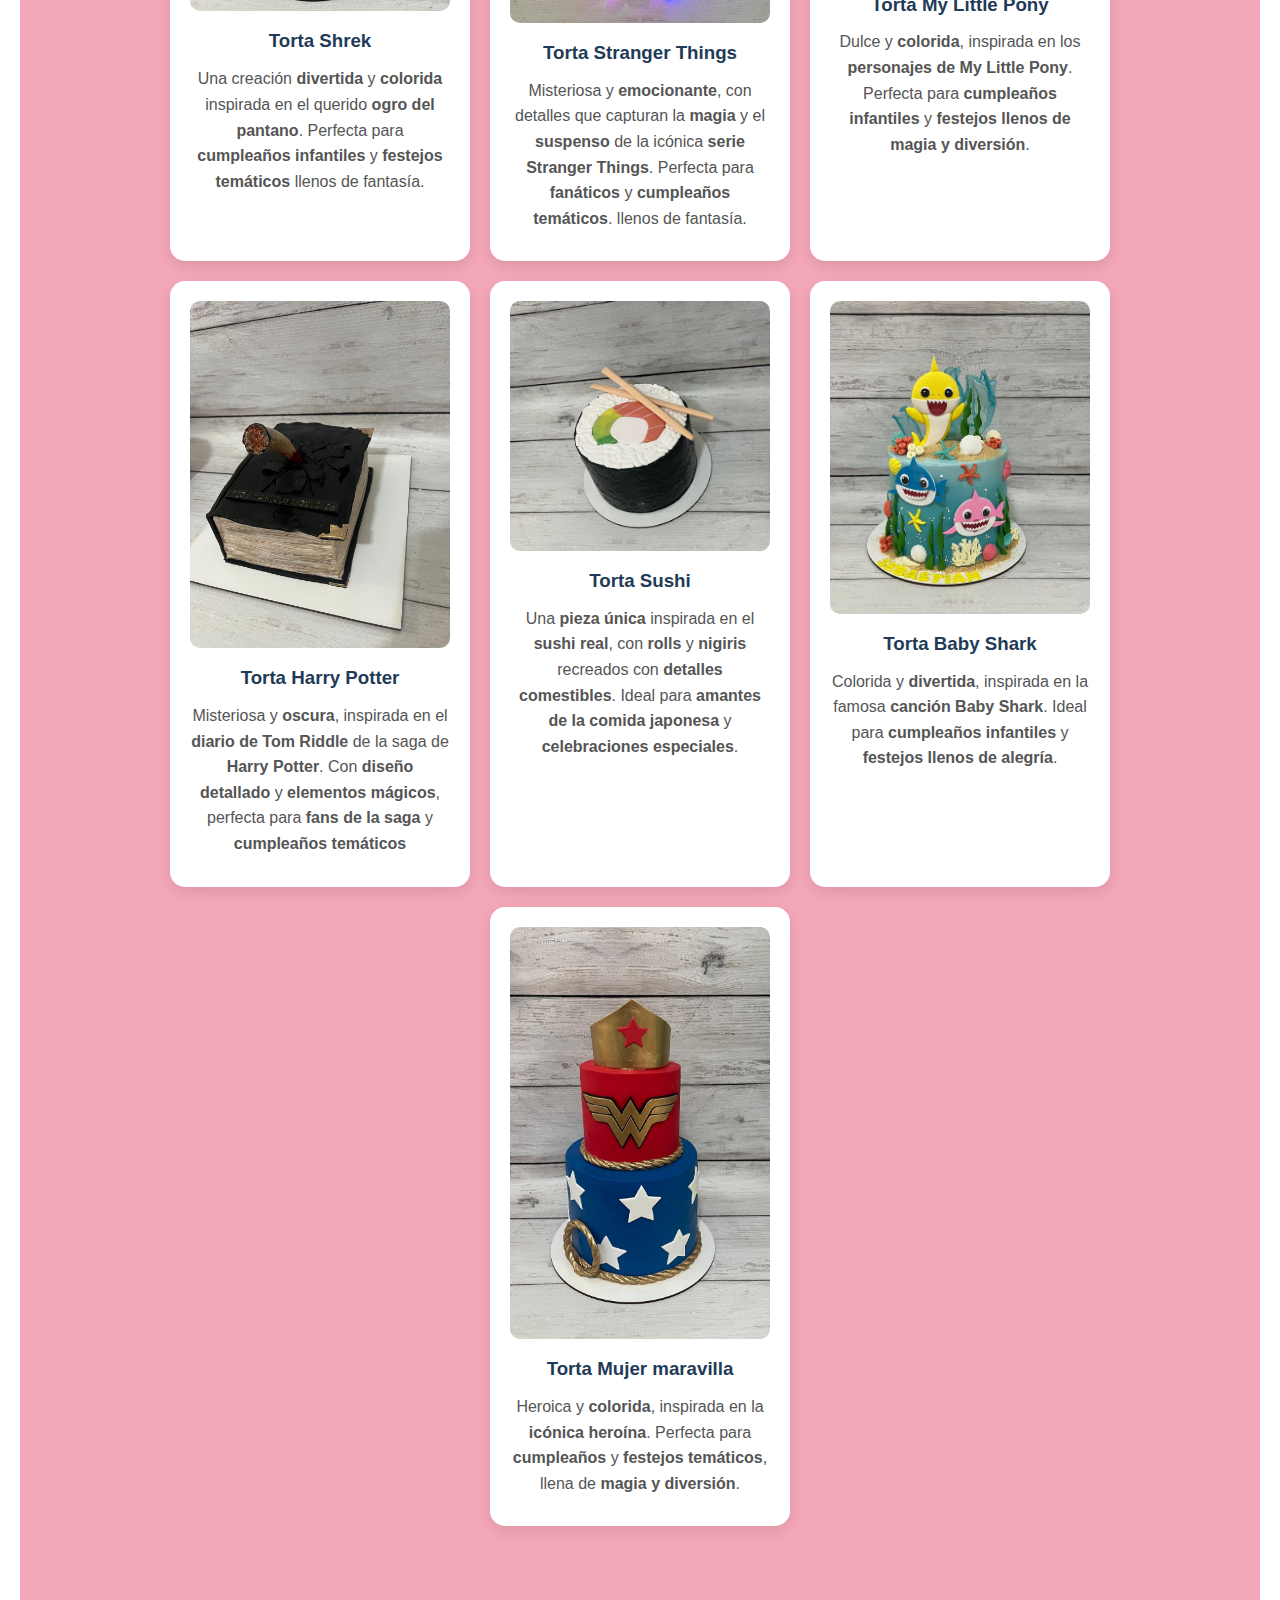
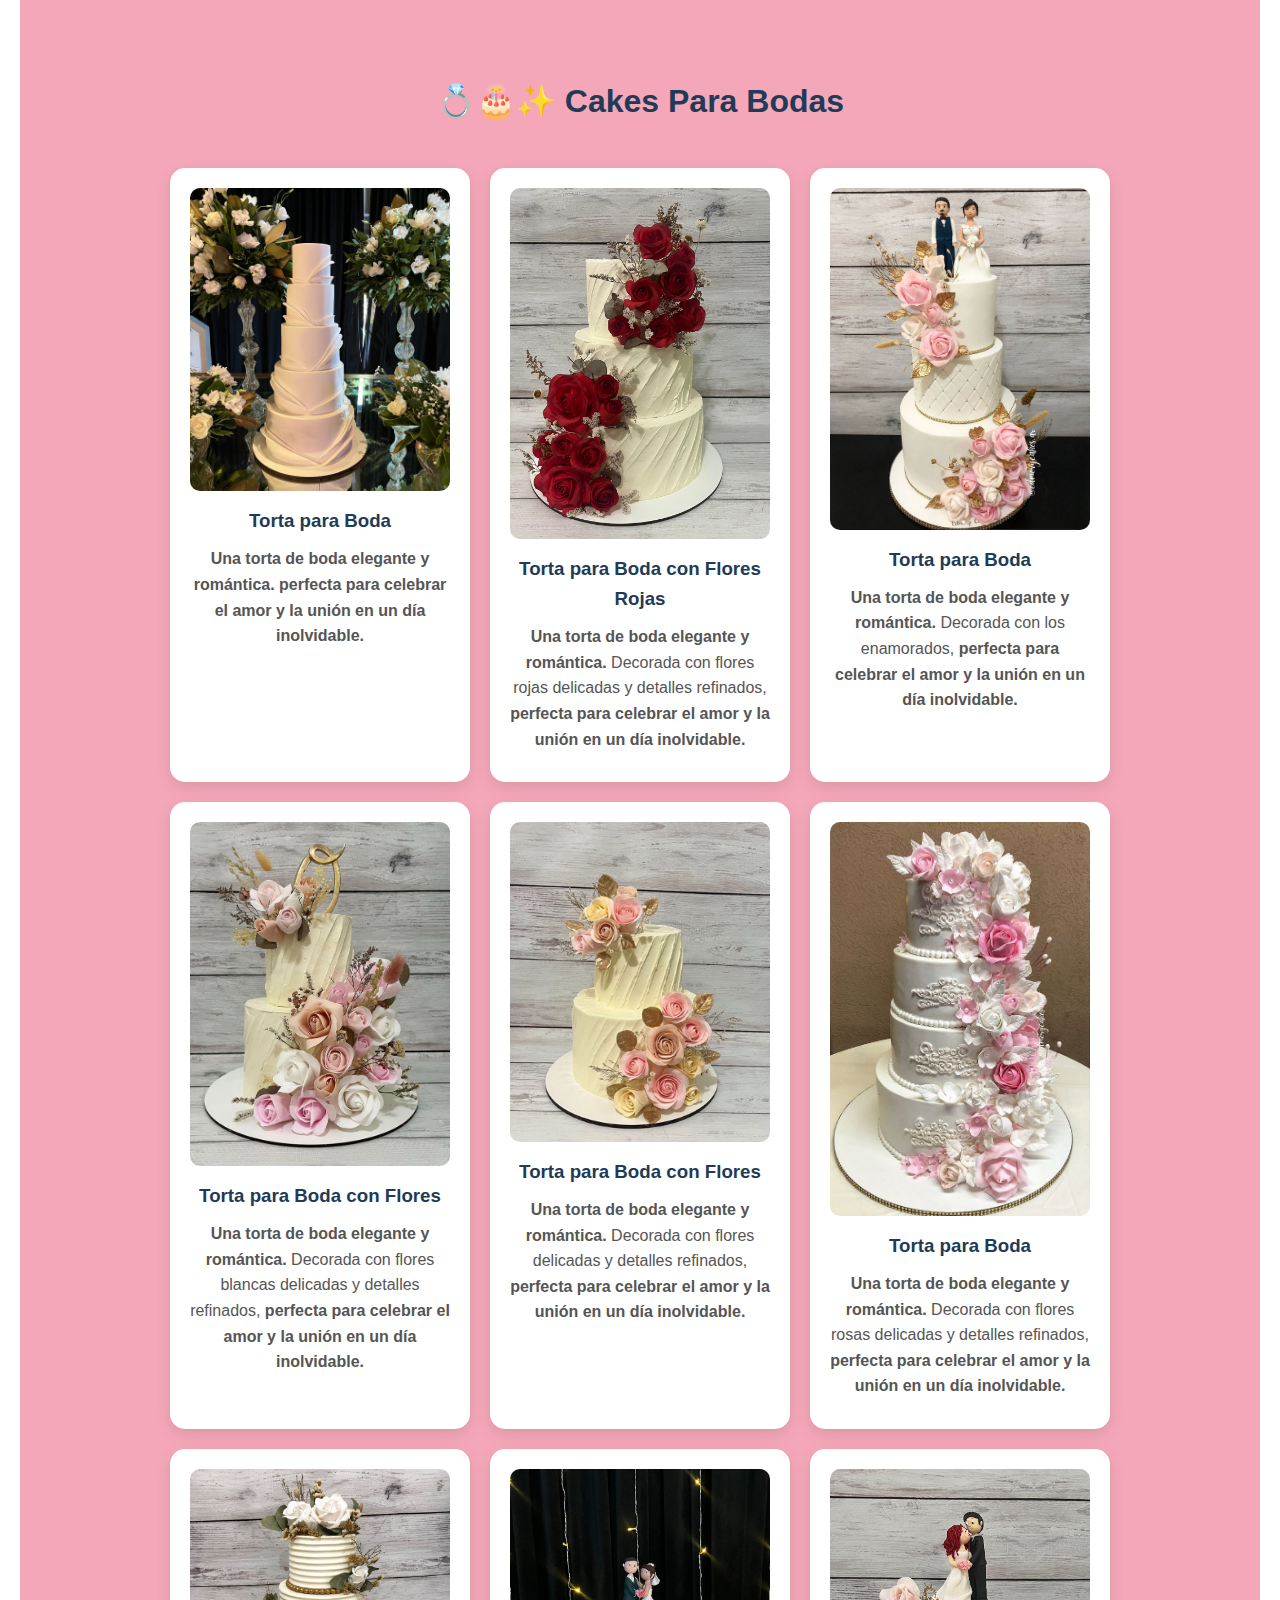
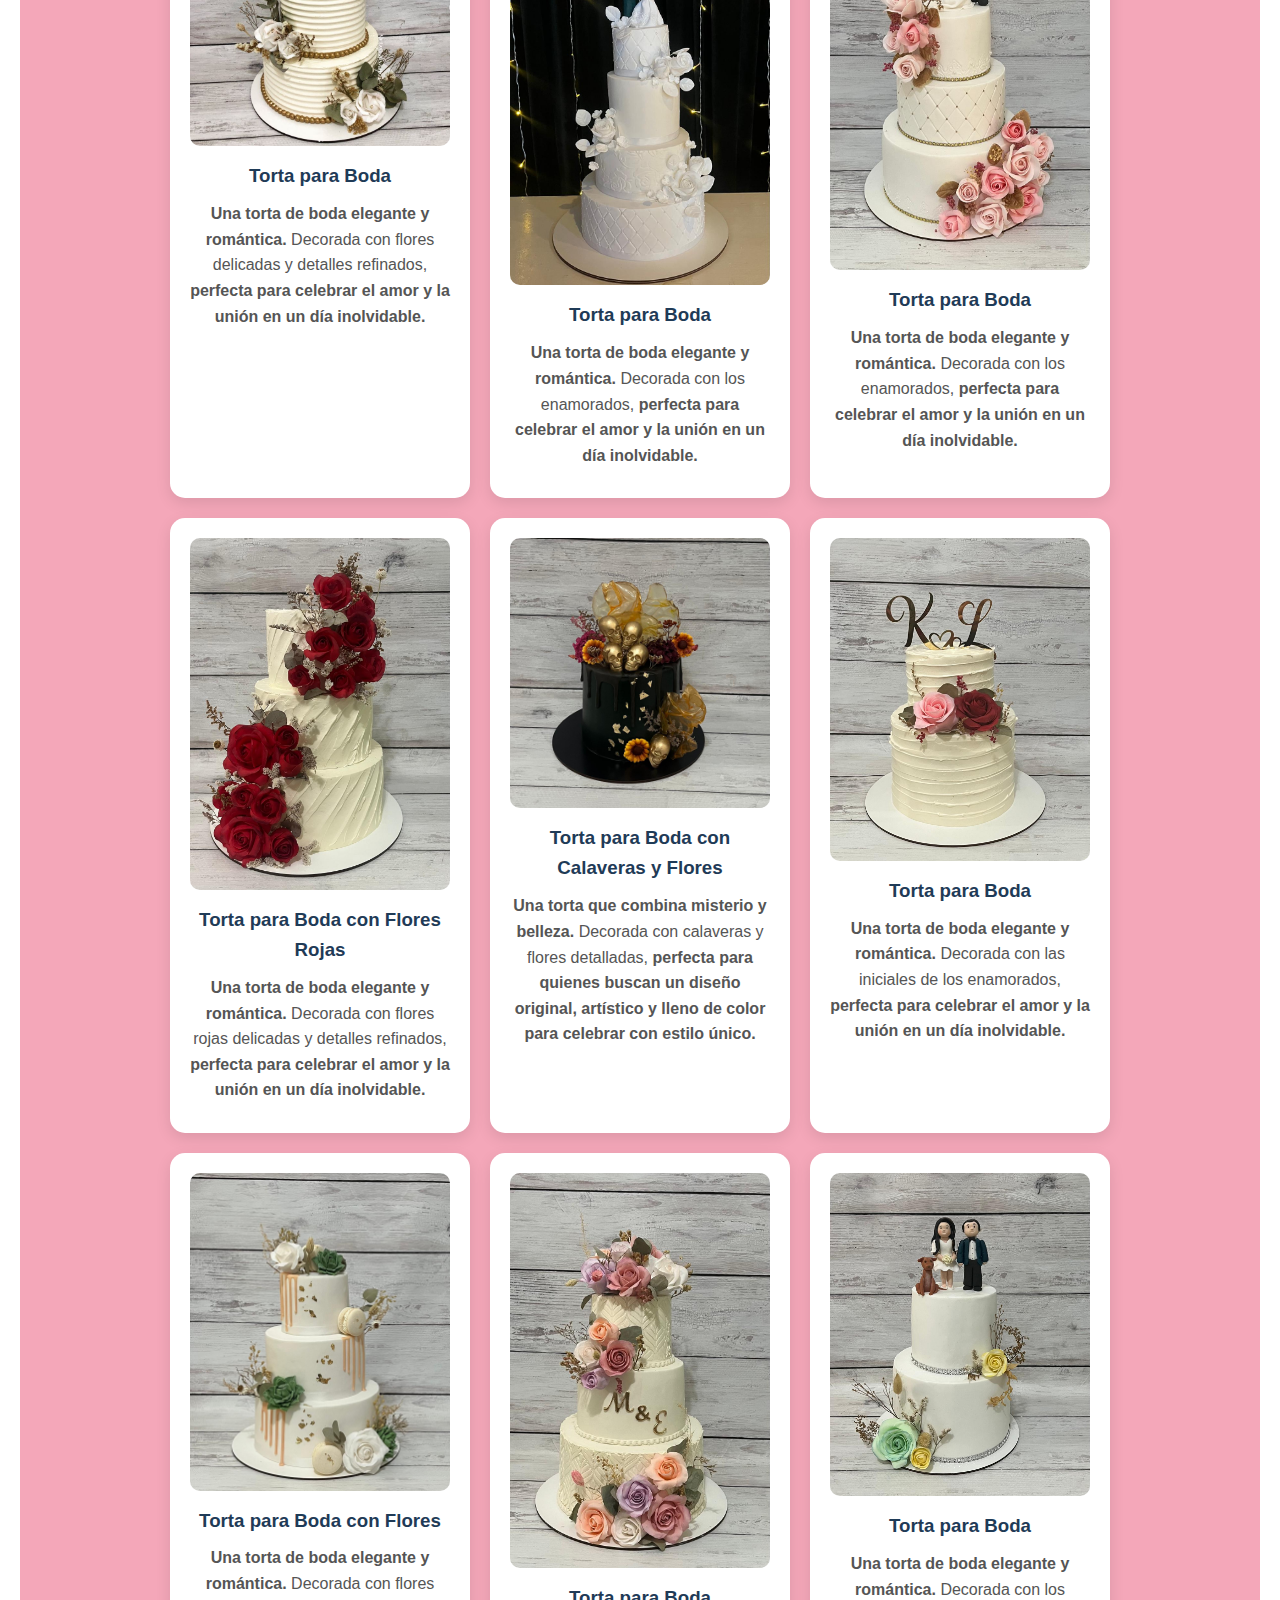
<file: pages/postres.html>
<head>
    <meta charset="UTF-8">
    <meta name="viewport" content="width=device-width, initial-scale=1.0">
    <title>Postres Artesanales - Edmery Cakes</title>

    <!-- Descripción SEO -->
    <meta name="description" content="Descubre los deliciosos postres artesanales de Edmery Cakes. Tortas, cupcakes, cookies, icepops y shots hechos con amor y creatividad en cada detalle. ¡Endulzá tus momentos especiales!">

    <!-- Palabras clave -->
    <meta name="keywords" content="Edmery Cakes, postres, tortas, cupcakes, cookies, icepops, shots, repostería artesanal, pastelería, postres Buenos Aires, tortas personalizadas">

    <!-- Autor -->
    <meta name="author" content="Edmery Cakes">

    <!-- Open Graph / Social Media -->
    <meta property="og:title" content="Postres Artesanales - Edmery Cakes">
    <meta property="og:description" content="Tortas, cupcakes, cookies, icepops y shots artesanales creados con pasión por Edmery Cakes. ¡Endulzá tu día con nosotros!">
    <meta property="og:image" content="https://EdmeryCakes.com/assets/Logo-Color.jpg">
    <meta property="og:url" content="https://EdmeryCakes.com/pages/postres.html">
    <meta property="og:type" content="website">

    <!-- Twitter Cards -->
    <meta name="twitter:card" content="summary_large_image">
    <meta name="twitter:title" content="Postres Artesanales - Edmery Cakes">
    <meta name="twitter:description" content="Postres únicos, llenos de sabor y amor. Tortas, cupcakes, cookies, icepops y más. ¡Probá Edmery Cakes!">
    <meta name="twitter:image" content="https://EdmeryCakes.com/assets/Logo-Color.jpg">

    <!-- Google Fonts -->
    <link href="https://fonts.googleapis.com/css2?family=Ultra&display=swap" rel="stylesheet">

    <!-- CSS -->
    <link rel="stylesheet" href="../style/style.css">

    <!-- Favicon -->
    <link rel="icon" href="../assets/Logo-Color.jpg" type="image/png">
    <link rel="apple-touch-icon" href="../assets/Logo-Color.jpg">
</head>


<body>

       <!-- HEADER -->
<header>
    <div class="logo">
        <a href="../index.html"><img src="../assets/Logo-Color-transparente-2.png" alt="Edmery Cakes"></a>
    </div>

    <!-- Botón hamburguesa -->
    <div class="hamburger" id="hamburger">
        <span></span>
        <span></span>
        <span></span>
    </div>

    <!-- Nav con id para JS -->
    <nav class="menu" id="nav-menu">
        <ul>
            <li><a href="../index.html">Inicio</a></li>
            <li><a href="catalogo.html">Catálogo</a></li>
            <li><a href="#" class="activo">Postres</a></li>
            <li><a href="pedido.html">Haz tu pedido</a></li>
            <li><a href="nosotros.html">Acerca de nosotros</a></li>
        </ul>
    </nav>
</header>

    <!-- MAIN -->
    <main class="container">
        <h1>Catálogo de Productos</h1>

            <!-- Buscador -->
            <div class="buscador">
                <input type="text" id="buscador" placeholder="Buscar productos...">
            </div>

        <!-- ===== Sección Cakes Tematicas ===== -->
        <section class="productos-destacados" id="cakes">     
            <h2>🍰 Cakes Tematicas</h2>
            <div class="productos-grid">
                <div class="producto-card">
                    <img src="../assets/perro salchicha realista.jpg" alt="Torta Perro Realista">
                    <h3>Torta perro salchicha realista</h3>
                    <p>¡<strong>Dulce</strong> y <strong>divertida</strong>! Una <strong>torta</strong> con la forma de un <strong>perro salchicha</strong> que parece listo para <strong>jugar</strong>. Perfecta para los <strong>amantes de los lomitos</strong>.</p>
                </div>

                <div class="producto-card">
                    <img src="../assets/torta de borracho xd.jpg" alt="Torta para boda">
                    <h3>Torta JackDaniels</h3>
                    <p>Para los <strong>fans</strong> de los <strong>sabores intensos</strong>. Inspirada en el famoso <strong>whisky Jack Daniels</strong>, esta <strong>torta</strong> combina <strong>estilo</strong> y <strong>elegancia</strong> para un <strong>festejo adulto</strong>.</p>
                </div>

                <div class="producto-card">
                    <img src="../assets/bulldog.jpg" alt="Torta Labubu">
                    <h3>Torta bulldog</h3>
                    <p>Un <strong>bulldog de azúcar</strong> que roba todas las <strong>miradas</strong>. Ideal para <strong>cumpleaños</strong> de <strong>amantes de los perros</strong> y la <strong>ternura</strong> en <strong>3D</strong>.</p>
                </div>

                <div class="producto-card">
                    <img src="../assets/harrypotter1.jpg" alt="Torta Labubu">
                    <h3>Torta Harry Potter</h3>
                    <p>Viaja a <strong>Hogwarts</strong> con esta <strong>torta mágica</strong>. <strong>Varitas</strong>, <strong>hechizos</strong> y toda la <strong>magia del mundo Potter</strong> en cada detalle.</p>
                </div>

        
                <div class="producto-card">
                    <img src="../assets/torta chocolate cumple.jpg" alt="Torta Labubu">
                    <h3>Torta Celebrativa </h3>
                    <p>Porque todo <strong>motivo</strong> merece un <strong>dulce especial</strong>. Perfecta para <strong>aniversarios</strong>, <strong>logros</strong> o cualquier <strong>festejo lleno de alegría</strong>.</p>
                </div>

                <div class="producto-card">
                    <img src="../assets/angry birds.jpg" alt="Torta Labubu">
                    <h3>Torta Angry birds</h3>
                    <p>¡Directo desde el <strong>juego</strong> a tu <strong>mesa</strong>! Con los <strong>personajes</strong> más <strong>divertidos</strong> y <strong>coloridos</strong> de <strong>Angry Birds</strong> en <strong>3D</strong>.</p>
                </div>

                <div class="producto-card">
                    <img src="../assets/Torta caca.jpeg" alt="Torta Labubu">
                    <h3>Torta Caca</h3>
                    <p></strong> ¡La más <strong>graciosa</strong> y <strong>original</strong> de todas! Diseñada con <strong>humor</strong> y <strong>detalle realista</strong> para sacar <strong>risas</strong> en cualquier festejo. Ideal para quienes disfrutan de un <strong>toque divertido</strong> y diferente.</p>
                </div>

                <div class="producto-card">
                    <img src="../assets/harrypotter2.jpg" alt="Torta Labubu">
                    <h3>Torta Harry Potter</h3>
                    <p>Para los orgullosos de <strong>Slytherin</strong>. <strong>Verde</strong> y <strong>plateada</strong>, con <strong>escudo</strong> y <strong>símbolos</strong> que harán sentir <strong>magia</strong> a tus <strong>invitados</strong>.</p>
                </div>

                <div class="producto-card">
                    <img src="../assets/lego batman.jpg" alt="Torta Labubu">
                    <h3>Torta Lego Batman</h3>
                    <p>¡<strong>Heroica</strong> y <strong>deliciosa</strong>! <strong>Batman</strong> en versión <strong>LEGO</strong>, ideal para los <strong>fanáticos de los superhéroes</strong> y la <strong>diversión</strong>.</p>
                </div>

                <div class="producto-card">
                    <img src="../assets/Torta celebrativ1.jpg" alt="Torta Labubu">
                    <h3>Torta Celebrativa</h3>
                    <p>Con <strong>diseño original</strong> y <strong>creativo</strong>, perfecta para <strong>recordar momentos actuales</strong> con un toque <strong>dulce</strong> y <strong>humorístico</strong>.</p>
                </div>

                <div class="producto-card">
                    <img src="../assets/torta coronavirus.jpg" alt="Torta Labubu">
                    <h3>Torta Coronavirus</h3>
                    <p>Con <strong>diseño original</strong> y <strong>creativo</strong>, perfecta para <strong>recordar momentos actuales</strong> con un toque <strong>dulce</strong> y <strong>humorístico</strong>.</p>
                </div>

                <div class="producto-card">
                    <img src="../assets/torta cactus.jpg" alt="Torta Labubu">
                    <h3>Torta Cactus</h3>
                    <p><strong>Verde</strong>, <strong>divertida</strong> y llena de <strong>detalles</strong>. Ideal para quienes aman la <strong>naturaleza</strong> y un <strong>toque de estilo moderno</strong>.</p>
                </div>

                <div class="producto-card">
                    <img src="../assets/torta doctora.jpg" alt="Torta Labubu">
                    <h3>Torta Doctora</h3>
                    <p>Homenaje a los <strong>héroes de la salud</strong>. Con <strong>estetoscopio</strong>, <strong>bata</strong> y todos los <strong>detalles médicos</strong>.</p>
                </div>

                <div class="producto-card">
                    <img src="../assets/torta corbata.jpg" alt="Torta Labubu">
                    <h3>Torta RBD</h3>
                    <p>Para los <strong>fans de RBD</strong>. <strong>Colores</strong>, <strong>logos</strong> y <strong>detalles</strong> que rememoran toda la <strong>magia de la serie</strong>.</p>
                </div>

                <div class="producto-card">
                    <img src="../assets/fantasma.jpg" alt="Torta Labubu">
                    <h3>Torta Fantasma</h3>
                    <p><strong>Dulce</strong> y <strong>misteriosa</strong>. Con <strong>fantasmas simpáticos</strong> que dan un <strong>toque divertido</strong> y <strong>escalofriante</strong> a la <strong>celebración</strong>.</p>
                </div>

                <div class="producto-card">
                    <img src="../assets/Torta Yoda.jpeg" alt="Torta Labubu">
                    <h3>Torta Star Wars</h3>
                    <p></strong> La <strong>fuerza</strong> está en esta <strong>torta galáctica</strong>. Con el tierno <strong>Mini Yoda</strong> como protagonista, perfecta para <strong>fans de Star Wars</strong> de todas las edades.</p>
                </div>

                <div class="producto-card">
                    <img src="../assets/vaca.jpg" alt="Torta Labubu">
                    <h3>Torta Vaca</h3>
                    <p></strong> Una <strong>torta tierna y original</strong> con forma de <strong>vaca</strong>. Ideal para <strong>cumpleaños temáticos</strong> o quienes aman los <strong>animales de granja</strong>.</p>
                </div>

                <div class="producto-card">
                    <img src="../assets/Torta M&M.jpeg" alt="Torta Labubu">
                    <h3>Torta M&M</h3>
                    <p></strong> ¡Explosión de <strong>color</strong> y <strong>dulzura</strong>! Decorada con irresistibles <strong>M&M’s</strong>, ideal para los que aman los <strong>sabores clásicos</strong> y los <strong>detalles divertidos</strong>.</p>
                </div>

                <div class="producto-card">
                    <img src="../assets/Torta herramientas.jpeg" alt="Torta Labubu">
                    <h3>Torta Herramientas</h3>
                    <p><strong>¡La torta ideal para el que arregla todo... menos la dieta! 🔨🎂</strong> Llena de dulzura, color y herramientas comestibles que parecen reales. <strong>Porque hasta el mejor mecánico necesita combustible (de azúcar) para seguir construyendo sonrisas. 😋🔧💪</strong></p>
                </div>

                <div class="producto-card">
                    <img src="../assets/torta boca.jpeg" alt="Torta Labubu">
                    <h3>Torta Boca juniors</h3>
                    <p><strong>La dulzura del gol al último minuto, en forma de torta. ⚽💙💛</strong></p>
                </div>

                 <div class="producto-card">
                    <img src="../assets/Torta militar.jpeg" alt="Torta Labubu">
                    <h3>Torta Militar</h3>
                    <p><strong>¡Atención, soldado del sabor!</strong> Esta torta está lista para cumplir su misión: <strong>llenar tu día de energía, dulzura y espíritu de combate.</strong> Con colores de camuflaje, detalles de uniforme y sabor de victoria, <strong>es el postre perfecto para celebrar a un verdadero héroe.</strong></p>
                </div>

                <div class="producto-card">
                    <img src="../assets/torta capibara.jpeg" alt="Torta Labubu">
                    <h3>Torta Capibaras</h3>
                    <p><strong>Una torta tan tranquila y adorable como una capibara al sol.</strong> Suave, dulce y llena de detalles que transmiten calma y ternura. <strong>Ideal para quienes disfrutan de la vida sin apuro y con una sonrisa serena.</strong></p>
                </div>

                <div class="producto-card">
                    <img src="../assets/torta spiderman.jpeg" alt="Torta Labubu">
                    <h3>Torta Spiderman</h3>
                    <p><strong>¡Una torta para héroes con gusto por la aventura!</strong> Inspirada en Spiderman, combina colores vibrantes y detalles que saltan a la vista. <strong>Perfecta para quienes creen que con un gran poder viene un gran postre.</strong></p>
                </div>

                <div class="producto-card">
                    <img src="../assets/torta alicia.jpeg" alt="Torta Labubu">
                    <h3>Torta Alicia en el pais de las maravillas</h3>
                    <p><strong>Una torta que invita a perderse en un mundo de fantasía y sabor.</strong> Inspirada en Alicia en el País de las Maravillas, combina colores mágicos y formas curiosas. <strong>Cada porción es una aventura llena de imaginación y dulzura.</strong></p>
                </div>

                <div class="producto-card">
                    <img src="../assets/torta unicornio.jpeg" alt="Torta Labubu">
                    <h3>Torta Unicornio</h3>
                    <p><strong>La magia hecha postre.</strong> Colores pasteles, brillos y un toque de fantasía se unen en esta torta de unicornio. <strong>Ideal para quienes creen que los sueños más dulces también pueden comerse.</strong></p>
                </div>

                <div class="producto-card">
                    <img src="../assets/torta dinos.jpeg" alt="Torta Labubu">
                    <h3>Torta Dinosaurios</h3>
                    <p><strong>Una torta jurásicamente deliciosa.</strong> Llena de color, aventuras y pequeños dinosaurios que parecen cobrar vida. <strong>Perfecta para pequeños exploradores que sueñan con rugidos, volcanes y muchos dulces.</strong></p>
                </div>

                 <div class="producto-card">
                    <img src="../assets/torta plim icelo.jpeg" alt="Torta Labubu">
                    <h3>Torta Plim Plim </h3>
                    <p><strong>Una torta mágica inspirada en el Payaso Plim Plim jugando en el cielo.</strong> Con nubes esponjosas, colores brillantes y detalles que transmiten alegría y fantasía, <strong>perfecta para que los más pequeños vivan un cumpleaños lleno de diversión y aventuras celestiales.</strong></p>
                </div>


                <div class="producto-card">
                    <img src="../assets/toys story.jpeg" alt="Torta Labubu">
                    <h3>Torta Toys story</h3>
                    <p><strong>Una torta lista para una fiesta llena de acción y amistad.</strong> Inspirada en Toy Story, combina colores, figuras y sabores que <strong>harán que cada porción sea una misión divertida para los niños exploradores.</strong></p>
                </div>

                <div class="producto-card">
                    <img src="../assets/Torta sonic.jpeg" alt="Torta Labubu">
                    <h3>Torta sonic</h3>
                    <p><strong>Una torta rápida y llena de energía al estilo Sonic.</strong> Decorada con colores vibrantes y figuras del erizo azul más famoso, <strong>perfecta para los pequeños que aman la velocidad, la aventura y los videojuegos.</strong></p>
                </div>

                <div class="producto-card">
                    <img src="../assets/torta sky.jpeg" alt="Torta Labubu">
                    <h3>Torta Skies</h3>
                    <p><strong>Una torta que te invita a volar entre nubes y cielo azul.</strong> Decorada con suaves tonos celestes, nubes esponjosas y detalles que recuerdan un día claro, <strong>perfecta para quienes sueñan con aventuras en las alturas y dulces momentos llenos de fantasía.</strong></p>
                </div>

                <div class="producto-card">
                    <img src="../assets/torta princesa pelo.jpeg" alt="Torta Labubu">
                    <h3>Torta Rapunzel</h3>
                    <p><strong>Una torta inspirada en la magia y la aventura de Rapunzel.</strong> Con colores vibrantes, detalles de su largo cabello dorado y toques de fantasía, <strong>perfecta para pequeñas princesas que sueñan con cuentos de hadas y momentos llenos de dulzura.</strong></p>
                </div>

                <div class="producto-card">
                    <img src="../assets/torta alexis.jpeg" alt="Torta Labubu">
                    <h3>Torta Celebrativa</h3>
                    <p><strong>Una torta diseñada para celebrar momentos especiales.</strong> Con sabores deliciosos, colores alegres y una decoración que resalta la ocasión, <strong>perfecta para cumpleaños, aniversarios, logros o cualquier motivo para brindar con dulzura.</strong></p>
                </div>

                <div class="producto-card">
                    <img src="../assets/torta dragonball.jpeg" alt="Torta Labubu">
                    <h3>Torta Dragon Ball</h3>
                    <p><strong>Una torta épica inspirada en Dragon Ball y Shen Long.</strong> Con colores vibrantes, detalles de las esferas del dragón y la majestuosidad del gran dragón, <strong>perfecta para pequeños guerreros y fanáticos que sueñan con aventuras y deseos mágicos.</strong></p>
                </div>

                <div class="producto-card">
                    <img src="../assets/torta hamburguesa.jpeg" alt="Torta Labubu">
                    <h3>Torta Hamburguesa</h3>
                    <p><strong>Una torta divertida y original que parece un combo de comida rápida.</strong> Con forma de hamburguesa, acompañada de “papas fritas” y un vaso de “Sprite” elaborados en dulce, <strong>perfecta para sorprender a los amantes de los postres creativos y originales.</strong></p>
                </div>

                 <div class="producto-card">
                    <img src="../assets/torta rosa boutique.jpeg" alt="Torta Labubu">
                    <h3>Torta Bolso rosa boutique</h3>
                    <p><strong>Una torta elegante inspirada en un bolso de boutique.</strong> Decorada en tonos rosas y detalles refinados, <strong>perfecta para celebraciones femeninas, cumpleaños o cualquier ocasión que merezca un toque de estilo y glamour.</strong></p>
                </div>

                 <div class="producto-card">
                    <img src="../assets/torta celebrativa.jpeg" alt="Torta Labubu">
                    <h3>Torta Celebrativa</h3>
                    <p>Con <strong>diseño original</strong> y <strong>creativo</strong>, perfecta para <strong>recordar momentos actuales</strong> con un toque <strong>dulce</strong> y <strong>humorístico</strong>.</p>
                </div>

                <div class="producto-card">
                    <img src="../assets/torta plin plin.jpeg" alt="Torta Labubu">
                    <h3>Torta Plim Plim</h3>
                    <p><strong>Una torta divertida y colorida inspirada en el Payaso Plim Plim.</strong> Con detalles alegres, colores vivos y elementos que reflejan su personalidad juguetona, <strong>perfecta para que los más pequeños disfruten de un cumpleaños lleno de sonrisas y diversión.</strong></p>
                </div>

                <div class="producto-card">
                    <img src="../assets/Torta kirby.jpeg" alt="Torta Labubu">
                    <h3>Torta Kirby</h3>
                    <p><strong>Una torta adorable inspirada en Kirby.</strong> Con colores vibrantes, detalles de su carita sonriente y formas redondeadas, <strong>perfecta para los más pequeños que aman la diversión, la fantasía y los personajes entrañables.</strong></p>
                </div>

                <div class="producto-card">
                    <img src="../assets/torta rolex.jpeg" alt="Torta Labubu">
                    <h3>Torta rolex</h3>
                    <p><strong>Una torta elegante inspirada en un reloj Rolex.</strong> Con detalles refinados y acabado sofisticado, <strong>perfecta para quienes buscan un postre con estilo, lujo y presencia en celebraciones especiales.</strong></p>
                </div>

                <div class="producto-card">
                    <img src="../assets/granja zenon.jpeg" alt="Torta Labubu">
                    <h3>Torta Granja de zenon</h3>
                    <p><strong>Una torta divertida inspirada en La Granja de Zenón.</strong> Con colores vivos, personajes de la granja y detalles tiernos, <strong>perfecta para los más pequeños que aman los animales y las aventuras en el campo.</strong></p>
                </div>

                <div class="producto-card">
                    <img src="../assets/torta gimnasio.jpeg" alt="Torta Labubu">
                    <h3>Torta Gimnasio</h3>
                    <p><strong>Una torta original para los amantes del fitness y la vida saludable.</strong> Con elementos inspirados en pesas, mancuernas y accesorios de gimnasio, <strong>perfecta para celebrar logros deportivos o cumpleaños de deportistas y entusiastas del entrenamiento.</strong></p>
                </div>

                <div class="producto-card">
                    <img src="../assets/torta celebrativ23.jpeg" alt="Torta Labubu">
                    <h3>Torta Celebrativa</h3>
                    <p><strong>Una torta diseñada para celebrar momentos importantes.</strong> Con sabores deliciosos, colores alegres y decoración que resalta la ocasión, <strong>ideal para cumpleaños, aniversarios, logros o cualquier motivo para brindar con dulzura.</strong></p>
                </div>

                <div class="producto-card">
                    <img src="../assets/torta leon.jpeg" alt="Torta Labubu">
                    <h3>Torta Leon</h3>
                    <p><strong>Una torta inspirada en la majestuosidad del león.</strong> Con detalles realistas de su melena y una decoración imponente, <strong>perfecta para celebrar la fuerza, el coraje y momentos memorables con estilo y originalidad.</strong></p>
                </div>

                <div class="producto-card">
                    <img src="../assets/torta elmo.jpeg" alt="Torta Labubu">
                    <h3>Torta Elmo</h3>
                    <p>¡<strong>Alegre</strong> y <strong>colorida</strong>! Una <strong>torta</strong> inspirada en <strong>Elmo</strong>, el personaje más <strong>divertido</strong> de Plaza Sésamo. Perfecta para <strong>niños</strong> y <strong>festejos llenos de risas</strong>.</p>
                </div>

                 <div class="producto-card">
                    <img src="../assets/torta real madrid.jpg" alt="Torta Labubu">
                    <h3>Torta Real madrid</h3>
                    <p>Ideal para los <strong>fanáticos del fútbol</strong>. Una <strong>torta</strong> con los <strong>colores</strong> y el <strong>escudo</strong> del <strong>Real Madrid</strong>, perfecta para <strong>celebrar victorias</strong> o <strong>cumpleaños merengues</strong>.</p>
                </div>

                 <div class="producto-card">
                    <img src="../assets/torta maritima.jpeg" alt="Torta Labubu">
                    <h3>Torta Maritima</h3>
                    <p>Sumergite en un <strong>mundo marino</strong> lleno de <strong>colores</strong> y <strong>vida submarina</strong>. Una <strong>torta</strong> decorada con <strong>peces</strong>, <strong>corales</strong> y <strong>detalles oceánicos</strong> que encantan a todos.</p>
                </div>

                <div class="producto-card">
                    <img src="../assets/torta sushi.jpeg" alt="Torta Labubu">
                    <h3>Torta Sushi</h3>
                    <p>Una <strong>obra de arte comestible</strong>. Esta <strong>torta</strong> imita una <strong>tabla de sushi</strong> con <strong>rolls</strong> y <strong>nigiris</strong> hechos de <strong>azúcar</strong> y <strong>crema</strong>. Ideal para los <strong>amantes de la comida japonesa</strong>.</p>
                </div>

                <div class="producto-card">
                    <img src="../assets/torta celebrativa232.jpeg" alt="Torta Labubu">
                    <h3>Torta celebrativa</h3>
                    <p>Hecha para <strong>momentos especiales</strong>. Una <strong>torta elegante</strong> que se adapta a <strong>aniversarios</strong>, <strong>cumpleaños</strong> o cualquier <strong>festejo importante</strong>. ¡Perfecta para <strong>celebrar en grande</strong>!</p>
                </div>

                <div class="producto-card">
                    <img src="../assets/shrek.jpeg" alt="Torta Labubu">
                    <h3>Torta Shrek</h3>
                    <p></strong> Una creación <strong>divertida</strong> y <strong>colorida</strong> inspirada en el querido <strong>ogro del pantano</strong>. Perfecta para <strong>cumpleaños infantiles</strong> y <strong>festejos temáticos</strong> llenos de fantasía.</p>
                </div>

                <div class="producto-card">
                    <img src="../assets/torta stranger.jpeg" alt="Torta Labubu">
                    <h3>Torta Stranger Things</h3>
                    <p></strong> Misteriosa y <strong>emocionante</strong>, con detalles que capturan la <strong>magia</strong> y el <strong>suspenso</strong> de la icónica <strong>serie Stranger Things</strong>. Perfecta para <strong>fanáticos</strong> y <strong>cumpleaños temáticos</strong>.</strong> llenos de fantasía.</p>
                </div>

                <div class="producto-card">
                    <img src="../assets/myliuttle.jpeg" alt="Torta Labubu">
                    <h3>Torta My Little Pony</h3>
                    <p></strong> Dulce y <strong>colorida</strong>, inspirada en los <strong>personajes de My Little Pony</strong>. Perfecta para <strong>cumpleaños infantiles</strong> y <strong>festejos llenos de magia y diversión</strong>.</p>
                </div>

                <div class="producto-card">
                    <img src="../assets/H2.jpeg" alt="Torta Labubu">
                    <h3>Torta Harry Potter</h3>
                    <p></strong> Misteriosa y <strong>oscura</strong>, inspirada en el <strong>diario de Tom Riddle</strong> de la saga de <strong>Harry Potter</strong>. Con <strong>diseño detallado</strong> y <strong>elementos mágicos</strong>, perfecta para <strong>fans de la saga</strong> y <strong>cumpleaños temáticos</strong><div class=""></div></p>
                </div>

                <div class="producto-card">
                    <img src="../assets/trta sushi.jpeg" alt="Torta Labubu">
                    <h3>Torta Sushi</h3>
                    <p></strong> Una <strong>pieza única</strong> inspirada en el <strong>sushi real</strong>, con <strong>rolls</strong> y <strong>nigiris</strong> recreados con <strong>detalles comestibles</strong>. Ideal para <strong>amantes de la comida japonesa</strong> y <strong>celebraciones especiales</strong>.</p>
                </div>

                <div class="producto-card">
                    <img src="../assets/babyshark.jpeg" alt="Torta Labubu">
                    <h3>Torta Baby Shark</h3>
                    <p></strong> Colorida y <strong>divertida</strong>, inspirada en la famosa <strong>canción Baby Shark</strong>. Ideal para <strong>cumpleaños infantiles</strong> y <strong>festejos llenos de alegría</strong>.</p>
                </div>

                <div class="producto-card">
                    <img src="../assets/muejr maravilla.jpeg" alt="Torta Labubu">
                    <h3>Torta Mujer maravilla</h3>
                    <p></strong> Heroica y <strong>colorida</strong>, inspirada en la <strong>icónica heroína</strong>. Perfecta para <strong>cumpleaños</strong> y <strong>festejos temáticos</strong>, llena de <strong>magia y diversión</strong>.</p>
                </div>

                



                






            </div>
        </section>

         <!-- ===== Sección Cakes  Bodas ===== -->
        <section class="productos-destacados" id="cakes">     
            <h2>💍🎂✨ Cakes Para Bodas</h2>
            <div class="productos-grid">

                <div class="producto-card">
                    <img src="../assets/TORTA GIGANTE LA MEJOR.jpeg" alt="Torta Perro Realista">
                    <h3>Torta para Boda</h3>
                    <p><strong>Una torta de boda elegante y romántica.</strong> <strong>perfecta para celebrar el amor y la unión en un día inolvidable.</strong></p>
                </div>

                <div class="producto-card">
                    <img src="../assets/boda1.jpeg" alt="Torta Perro Realista">
                    <h3>Torta para Boda con Flores Rojas</h3>
                    <p><strong>Una torta de boda elegante y romántica.</strong> Decorada con flores rojas delicadas y detalles refinados, <strong>perfecta para celebrar el amor y la unión en un día inolvidable.</strong></p>
                </div>

                <div class="producto-card">
                    <img src="../assets/edmery tortas.JPG" alt="Torta Perro Realista">
                    <h3>Torta para Boda</h3>
                    <p><strong>Una torta de boda elegante y romántica.</strong> Decorada con los enamorados, <strong>perfecta para celebrar el amor y la unión en un día inolvidable.</strong></p>
                </div>

                <div class="producto-card">
                    <img src="../assets/casamirnt0500.JPG" alt="Torta Perro Realista">
                    <h3>Torta para Boda con Flores</h3>
                    <p><strong>Una torta de boda elegante y romántica.</strong> Decorada con flores blancas delicadas y detalles refinados, <strong>perfecta para celebrar el amor y la unión en un día inolvidable.</strong></p>
                </div>

                <div class="producto-card">
                    <img src="../assets/casamiento2.JPG" alt="Torta Perro Realista">
                    <h3>Torta para Boda con Flores</h3>
                    <p><strong>Una torta de boda elegante y romántica.</strong> Decorada con flores delicadas y detalles refinados, <strong>perfecta para celebrar el amor y la unión en un día inolvidable.</strong></p>
                </div>

                <div class="producto-card">
                    <img src="../assets/mejor torta casamiento.JPG" alt="Torta Perro Realista">
                    <h3>Torta para Boda</h3>
                    <p><strong>Una torta de boda elegante y romántica.</strong> Decorada con flores rosas delicadas y detalles refinados, <strong>perfecta para celebrar el amor y la unión en un día inolvidable.</strong></p>
                </div>

                <div class="producto-card">
                    <img src="../assets/torta bodas22.JPG" alt="Torta Perro Realista">
                    <h3>Torta para Boda</h3>
                    <p><strong>Una torta de boda elegante y romántica.</strong> Decorada con flores delicadas y detalles refinados, <strong>perfecta para celebrar el amor y la unión en un día inolvidable.</strong></p>
                </div>

                <div class="producto-card">
                    <img src="../assets/casamiento juju.jpeg" alt="Torta Labubu">
                    <h3>Torta para Boda</h3>
                    <p><strong>Una torta de boda elegante y romántica.</strong> Decorada con los enamorados, <strong>perfecta para celebrar el amor y la unión en un día inolvidable.</strong></p>
                </div>

                <div class="producto-card">
                    <img src="../assets/jijicasamiento.jpeg" alt="Torta Labubu">
                    <h3>Torta para Boda</h3>
                    <p><strong>Una torta de boda elegante y romántica.</strong> Decorada con los enamorados, <strong>perfecta para celebrar el amor y la unión en un día inolvidable.</strong></p>
                </div>

                <div class="producto-card">
                    <img src="../assets/boda1.jpeg" alt="Torta Perro Realista">
                    <h3>Torta para Boda con Flores Rojas</h3>
                    <p><strong>Una torta de boda elegante y romántica.</strong> Decorada con flores rojas delicadas y detalles refinados, <strong>perfecta para celebrar el amor y la unión en un día inolvidable.</strong></p>
                </div>

                 <div class="producto-card">
                    <img src="../assets/skulls and flowers.jpeg" alt="Torta Labubu">
                    <h3>Torta para Boda con Calaveras y Flores</h3>
                    <p><strong>Una torta que combina misterio y belleza.</strong> Decorada con calaveras y flores detalladas, <strong>perfecta para quienes buscan un diseño original, artístico y lleno de color para celebrar con estilo único.</strong></p>
                </div>

                <div class="producto-card">
                    <img src="../assets/casemitnou.jpeg" alt="Torta Labubu">
                    <h3>Torta para Boda</h3>
                    <p><strong>Una torta de boda elegante y romántica.</strong> Decorada con las iniciales de los enamorados, <strong>perfecta para celebrar el amor y la unión en un día inolvidable.</strong></p>
                </div>

                <div class="producto-card">
                    <img src="../assets/casamiento vcerde.jpeg" alt="Torta Perro Realista">
                    <h3>Torta para Boda con Flores</h3>
                    <p><strong>Una torta de boda elegante y romántica.</strong> Decorada con flores delicadas y detalles refinados, <strong>perfecta para celebrar el amor y la unión en un día inolvidable.</strong></p>
                </div>

                <div class="producto-card">
                    <img src="../assets/torta casamient05.jpeg" alt="Torta Perro Realista">
                    <h3>Torta para Boda</h3>
                    <p><strong>Una torta de boda elegante y romántica.</strong> Decorada con flores e iniciales de los enamorados, <strong>perfecta para celebrar el amor y la unión en un día inolvidable.</strong></p>
                </div>

                <div class="producto-card">
                    <img src="../assets/torta bodaprro.jpeg" alt="Torta Labubu">
                    <h3>Torta para Boda</h3>
                    <p><strong>Una torta de boda elegante y romántica.</strong> Decorada con los enamorados y su hijito perruno, <strong>perfecta para celebrar el amor y la unión en un día inolvidable.</strong></p>
                </div>



            </div>
        </section>

         <!-- ===== Sección Cakes Navideñas ===== -->
        <section class="productos-destacados" id="cakes">     
            <h2>🍰🎄 Cakes Navideñas</h2>
            <div class="productos-grid">
                <div class="producto-card">
                    <img src="../assets/torta navideña.jpg" alt="Torta Labubu">
                    <h3>Torta navideña</h3>
                    <p>Siente la <strong>magia</strong> de la <strong>Navidad</strong> en cada <strong>bocado</strong>. Decorada con <strong>motivos festivos</strong> y <strong>colores típicos</strong> de la <strong>temporada</strong>.</p>
                </div>

                <div class="producto-card">
                    <img src="../assets/torta navideña2.jpeg" alt="Torta Labubu">
                    <h3>Torta navideña</h3>
                    <p>Siente la <strong>magia</strong> de la <strong>Navidad</strong> en cada <strong>bocado</strong>. Decorada con <strong>motivos festivos</strong> y <strong>colores típicos</strong> de la <strong>temporada</strong>.</p>
                </div>

                <div class="producto-card">
                    <img src="../assets/torta navideña3.jpeg" alt="Torta Labubu">
                    <h3>Torta navideña</h3>
                    <p>Siente la <strong>magia</strong> de la <strong>Navidad</strong> en cada <strong>bocado</strong>. Decorada con <strong>motivos festivos</strong> y <strong>colores típicos</strong> de la <strong>temporada</strong>.</p>
                </div>

                <div class="producto-card">
                    <img src="../assets/torta navideña4.jpeg" alt="Torta Labubu">
                    <h3>Torta navideña</h3>
                    <p>Siente la <strong>magia</strong> de la <strong>Navidad</strong> en cada <strong>bocado</strong>. Decorada con <strong>motivos festivos</strong> y <strong>colores típicos</strong> de la <strong>temporada</strong>.</p>
                </div>

                <div class="producto-card">
                    <img src="../assets/torta navideña5.jpeg" alt="Torta Labubu">
                    <h3>Torta navideña</h3>
                    <p>Siente la <strong>magia</strong> de la <strong>Navidad</strong> en cada <strong>bocado</strong>. Decorada con <strong>motivos festivos</strong> y <strong>colores típicos</strong> de la <strong>temporada</strong>.</p>
                </div>

                <div class="producto-card">
                    <img src="../assets/torta navideña 6.jpeg" alt="Torta Labubu">
                    <h3>Torta navideña</h3>
                    <p>Siente la <strong>magia</strong> de la <strong>Navidad</strong> en cada <strong>bocado</strong>. Decorada con <strong>motivos festivos</strong> y <strong>colores típicos</strong> de la <strong>temporada</strong>.</p>
                </div>

                <div class="producto-card">
                    <img src="../assets/torta navideña1223.JPG" alt="Torta Labubu">
                    <h3>Torta navideña</h3>
                    <p>Siente la <strong>magia</strong> de la <strong>Navidad</strong> en cada <strong>bocado</strong>. Decorada con <strong>motivos festivos</strong> y <strong>colores típicos</strong> de la <strong>temporada</strong>.</p>
                </div>

                <div class="producto-card">
                    <img src="../assets/navideñopapanoel.JPG" alt="Torta Labubu">
                    <h3>Torta navideña</h3>
                    <p>Siente la <strong>magia</strong> de la <strong>Navidad</strong> en cada <strong>bocado</strong>. Decorada con <strong>motivos festivos</strong> y <strong>colores típicos</strong> de la <strong>temporada</strong>.</p>
                </div>

                <div class="producto-card">
                    <img src="../assets/papanoeltortaa.JPG" alt="Torta Labubu">
                    <h3>Torta navideña</h3>
                    <p>Siente la <strong>magia</strong> de la <strong>Navidad</strong> en cada <strong>bocado</strong>. Decorada con <strong>motivos festivos</strong> y <strong>colores típicos</strong> de la <strong>temporada</strong>.</p>
                </div>

                <div class="producto-card">
                    <img src="../assets/winipunavideño.JPG" alt="Torta Labubu">
                    <h3>Torta navideña</h3>
                    <p>Siente la <strong>magia</strong> de la <strong>Navidad</strong> en cada <strong>bocado</strong>. Decorada con <strong>motivos festivos</strong> y <strong>colores típicos</strong> de la <strong>temporada</strong>.</p>
                </div>

                <div class="producto-card">
                    <img src="../assets/felinavidad.JPG" alt="Torta Labubu">
                    <h3>Torta navideña</h3>
                    <p>Siente la <strong>magia</strong> de la <strong>Navidad</strong> en cada <strong>bocado</strong>. Decorada con <strong>motivos festivos</strong> y <strong>colores típicos</strong> de la <strong>temporada</strong>.</p>
                </div>

                <div class="producto-card">
                    <img src="../assets/papanoesel.JPG" alt="Torta Labubu">
                    <h3>Torta navideña</h3>
                    <p>Siente la <strong>magia</strong> de la <strong>Navidad</strong> en cada <strong>bocado</strong>. Decorada con <strong>motivos festivos</strong> y <strong>colores típicos</strong> de la <strong>temporada</strong>.</p>
                </div>




            </div>
        </section>

        <!-- ===== Sección Cupcakes ===== -->
       <section class="productos-destacados" id="cupcakes-cookies-icepops">      
            <h2>🍪Cookies  - 🧁Cupcakes - 🍧Icepops</h2>
            <div class="productos-grid">
                
                <div class="producto-card">
                    <img src="../assets/combo1.jpeg" alt="Torta para boda">
                    <h3>🍪Cookies  - 🧁Cupcakes - 🍧Icepops</h3>
                    <p><strong>Un combo divertido y lleno de ternura, inspirado en el mundo de las paltas.</strong> Cookies, cupcakes e icepops decorados con tonos verdes y caritas simpáticas. <strong>Perfecto para los más chicos que aman los postres alegres y llenos de color.</strong></p>
                </div>

                <div class="producto-card">
                    <img src="../assets/combo navideño.jpeg" alt="Torta Labubu">
                    <h3>🍪Cookies  - 🧁Cupcakes - 🍧Icepops</h3>
                    <p><strong>El espíritu de la Navidad hecho postre.</strong> Cookies decoradas, cupcakes suaves y icepops festivos que llenan la mesa de color, sabor y alegría. <strong>Perfecto para compartir y endulzar cada celebración familiar.</strong></p>
                </div>

                <div class="producto-card">
                    <img src="../assets/Combo navideño2.jpeg" alt="Torta Labubu">
                    <h3>🍪Cookies  - 🧁Cupcakes - 🍧Icepops</h3>
                    <p><strong>El espíritu de la Navidad hecho postre.</strong> Cookies decoradas, cupcakes suaves y icepops festivos que llenan la mesa de color, sabor y alegría. <strong>Perfecto para compartir y endulzar cada celebración familiar.</strong>.</p>
                </div>

                <div class="producto-card">
                    <img src="../assets/combo harry.jpg" alt="Torta Labubu">
                    <h3>🍪Cookies  - 🧁Cupcakes - 🍧Icepops</h3>
                    <p><strong>Un combo mágico para verdaderos fanáticos de Hogwarts.</strong> Incluye cookies, cupcakes e icepops inspirados en el mundo de Harry Potter. <strong>Cada sabor es un hechizo de dulzura que te transporta directo al Gran Comedor.</strong></p>
                </div>

                <div class="producto-card">
                    <img src="../assets/Combo noemi.jpeg" alt="Torta Labubu">
                    <h3>🍪Cookies  - 🧁Cupcakes - 🍧Icepops</h3>
                    <p><strong>Un combo pensado para festejar con estilo y sabor.</strong> Cookies crujientes, cupcakes esponjosos e icepops refrescantes que convierten cualquier ocasión en un momento especial. <strong>Ideal para cumpleaños, logros o simplemente para celebrar la vida.</strong></p>
                </div>

                <div class="producto-card">
                    <img src="../assets/Combo zenon.jpeg" alt="Torta Labubu">
                    <h3>🍪Cookies  - 🧁Cupcakes - 🍧Icepops</h3>
                    <p>¡Viví la dulzura de la granja con el <strong>Combo de Zenón</strong>, lleno de <strong>sabor</strong> y <strong>diversión</strong> para los más chicos.</p>
                </div>

                <div class="producto-card">
                    <img src="../assets/todocelebtrativo.jpeg" alt="Torta Labubu">
                    <h3>🍪Cookies  - 🧁Cupcakes - 🍧Icepops</h3>
                    <p><strong>Cupcakes, Icepops y Cookies Celebrativo:</strong> Dulces, <strong>coloridos</strong> y <strong>divertidos</strong>, perfectos para <strong>cumpleaños</strong>, <strong>aniversarios</strong> o cualquier <strong>festejo especial</strong>. Ideales para llenar de <strong>alegría</strong> y <strong>magia</strong> cualquier celebración.</p>
                </div>

                <div class="producto-card">
                    <img src="../assets/combo gamer.jpeg" alt="Torta Labubu">
                    <h3>🍪Cookies - 🍧Icepops</h3>
                    <p>Cookies e Icepops de Unicornio:</strong> Dulces, <strong>coloridos</strong> y <strong>divertidos</strong>, con <strong>diseños mágicos de unicornio</strong> y <strong>colores vibrantes</strong>. Ideales para <strong>cumpleaños infantiles</strong>, <strong>festejos temáticos</strong> y celebraciones llenas de <strong>fantasía y diversión</strong>.</p>
                </div>

                <div class="producto-card">
                    <img src="../assets/icepops cookies sonic.jpeg" alt="Torta Labubu">
                    <h3>🍪Cookies - 🍧Icepops</h3>
                    <p></strong> Dulces <strong>mini tortas</strong> llenas de <strong>color</strong> y <strong>diversión</strong>. Cada <strong>cakecup</strong> tiene un adorable <strong>animalito</strong> que hará sonreír a <strong>grandes y chicos</strong>, perfecto para <strong>cumpleaños</strong> o <strong>festejos temáticos</strong>.</p>
                </div>


                <div class="producto-card">
                    <img src="../assets/cookjies kirby.jpeg" alt="Torta Labubu">
                    <h3>🍪Cookies</h3>
                    <p></strong> Dulces, <strong>coloridas</strong> y <strong>divertidas</strong>. Cada <strong>cookie</strong> tiene al tierno <strong>Kirby</strong> listo para endulzar cualquier <strong>cumpleaños</strong> o <strong>festejo especial</strong>.</p>
                </div>

                <div class="producto-card">
                    <img src="../assets/cupcakes kirby.jpeg" alt="Torta Labubu">
                    <h3>🧁Cupcakes</h3>
                    <p></strong> Pequeñas obras de <strong>arte dulce</strong>. <strong>Cupcakes</strong> suaves y <strong>esponjosos</strong> decorados con el adorable <strong>Kirby</strong> que robarán todas las <strong>miradas</strong>.</p>
                </div>

                <div class="producto-card">
                    <img src="../assets/icepops sonic.jpeg" alt="Torta Labubu">
                    <h3>🍧Icepops</h3>
                    <p></strong> Refrescantes, <strong>divertidos</strong> y llenos de <strong>velocidad</strong>. Cada <strong>icepop</strong> representa al <strong>rápido Sonic</strong>, ideal para <strong>festejos veraniegos</strong> y <strong>niños activos</strong>.</p>
                </div>

                <div class="producto-card">
                    <img src="../assets/cupcakes elmo.jpeg" alt="Torta Labubu">
                    <h3>🧁Cupcakes</h3>
                    <p></strong> Coloridos, <strong>divertidos</strong> y llenos de <strong>magia</strong>. Cada <strong>cupcake</strong> tiene a los <strong>personajes favoritos</strong> de Plaza Sésamo, perfectos para <strong>cumpleaños infantiles</strong> y <strong>festejos llenos de alegría</strong>.</p>
                </div>

                <div class="producto-card">
                    <img src="../assets/icepops plim plim.jpeg" alt="Torta Labubu">
                    <h3>🍧Icepops</h3>
                    <p></strong> Refrescantes, <strong>coloridos</strong> y llenos de <strong>diversión</strong>. Cada <strong>icepop</strong> trae la alegría del <strong>Payaso Plim Plim</strong>, ideal para <strong>cumpleaños infantiles</strong> y <strong>festejos llenos de risas</strong>.</p>
                </div>

                <div class="producto-card">
                    <img src="../assets/cupcakes animales.jpeg" alt="Torta Labubu">
                    <h3>🧁Cupcakes</h3>
                    <p></strong> Dulces <strong>mini tortas</strong> llenas de <strong>color</strong> y <strong>diversión</strong>. Cada <strong>cakecup</strong> tiene un adorable <strong>animalito</strong> que hará sonreír a <strong>grandes y chicos</strong>, perfecto para <strong>cumpleaños</strong> o <strong>festejos temáticos</strong>.</p>
                </div>
               
                <div class="producto-card">
                    <img src="../assets/cupcakes shrek.jpeg" alt="Torta Labubu">
                    <h3>🧁Cupcakes</h3>
                    <p></strong> Pequeños y <strong>adorables</strong>, con diseños que capturan toda la <strong>diversión del mundo de Shrek</strong>. Ideales para <strong>acompañar la torta</strong> o regalar a los más chicos.</p>
                </div>

                <div class="producto-card">
                    <img src="../assets/cookies mickey mouse.jpeg" alt="Torta Labubu">
                    <h3>🍪Cookies</h3>
                    <p></strong> Deliciosas y <strong>adorables</strong>, con <strong>detalles de Mickey y Minnie</strong> que harán sonreír a los <strong>niños</strong>. Perfectas para <strong>cumpleaños</strong> o <strong>celebraciones llenas de magia</strong>.</p>
                </div>  

                <div class="producto-card">
                    <img src="../assets/cupmini.jpeg" alt="Torta Labubu">
                    <h3>🧁Cupcakes</h3>
                    <p></strong> Dulces, <strong>divertidos</strong> y llenos de <strong>color</strong>, decorados con los <strong>personajes Mickey y Minnie</strong>. Ideales para <strong>cumpleaños infantiles</strong> y <strong>festejos temáticos</strong>.</p>
                </div>

                <div class="producto-card">
                    <img src="../assets/dinosaurios.jpeg" alt="Torta Labubu">
                    <h3>🍪Cookies</h3>
                    <p></strong> Dulces, <strong>divertidas</strong> y llenas de <strong>color</strong>, decoradas con <strong>dinosaurios</strong> que harán sonreír a <strong>niños y grandes</strong>. Ideales para <strong>cumpleaños infantiles</strong> y <strong>festejos temáticos</strong>.</p>
                </div>  

                <div class="producto-card">
                    <img src="../assets/holyshit.jpeg" alt="Torta Labubu">
                    <h3>🧁Cupcakes</h3>
                    <p></strong> Dulces, <strong>coloridos</strong> y <strong>divertidos</strong>, perfectos para <strong>cumpleaños</strong>, <strong>aniversarios</strong> o cualquier <strong>festejo especial</strong>. Ideales para llenar de <strong>alegría</strong> y <strong>magia</strong> cualquier celebración.</p>
                </div>




    
                
            </div>
        </section>

        
        
        <!-- ===== Sección Shots ===== -->
        <section class="productos-destacados" id="shots">
            <h2>🥃 Shots</h2>
            <div class="productos-grid">
                <div class="producto-card">
                    <img src="../assets/shots edmery.jpeg" alt="Torta para boda">
                    <h3>🥃 Shots</h3>
                    <p></p>
                </div>

                <div class="producto-card">
                    <img src="../assets/shot2.jpg" alt="Torta Perro Realista">
                    <h3>🥃 Shots</h3>
                    <p></strong> <strong>3 leches</strong>, <strong>Red velvet</strong>, <strong>Marquesa de oreo</strong>, <strong>Marquesa de chocolate</strong>, <strong>Pie de limón</strong>, <strong>Cheesecake de frutilla o frutos rojos</strong>, <strong>Cheesecake de oreo</strong>, <strong>Tiramisu</strong>, <strong>Torta de zanahoria</strong>, <strong>Torta de coco</strong>, <strong>Choco torta</strong>, <strong>Torta de frutilla y crema pastelera</strong>, <strong>Torta de chocolate y frutilla</strong>.</p>
                </div>  

                <div class="producto-card">
                    <img src="../assets/shots edmery2.jpeg" alt="Torta Perro Realista">
                    <h3>🥃 Shots</h3>
                    <p></p>
                </div>   
            </div>
        </section>
            <a href="../pages/pedido.html" class="btn">Haz tu pedido</a>
    </main>

    <!-- FOOTER -->
    <footer>
        <p>&copy; 2025 Edmery Cakes. Todos los derechos reservados.</p>
        <div class="redes">
            <a href="https://www.instagram.com/edmerycakes.arg/" target="_blank">Instagram</a>
            <a href="https://wa.me/+5491165675894?text=Hola!,%20quiero%20reservar%20un%20pedido." target="_blank">Reserva via WhatsApp</a>
            <a href="https://www.facebook.com/edmerycakes" target="_blank">Faceebok</a>
        </div>
    </footer>

    <script src="../js/main.js"></script>
</body>
</html>
</file>
<file: style/style.css>
/* ===== Paleta de colores ===== */
:root {
    --rosa-pastel: #F4A7B9;
    --rosa-fuerte: #E85C7A;
    --blanco: #FFFFFF;
    --azul-oscuro: #1F3B57;
    --amarillo: #FFD88F;
}

/* ===== Reset y base ===== */
* {
    margin: 0;
    padding: 0;
    box-sizing: border-box;
    font-family: 'Segoe UI', Tahoma, Geneva, Verdana, sans-serif;
}

body {
    background-color: var(--blanco);
    color: var(--azul-oscuro);
    line-height: 1.6;
}

/* ===== Header ===== */
header {
    background-color: var(--rosa-pastel);
    padding: 20px 0;
    display: flex;
    justify-content: space-between;
    align-items: center;
    flex-wrap: wrap;
    border-bottom: 3px solid var(--rosa-fuerte);
}

header .logo img {
    height: 60px;
    margin-left: 20px;
}

nav.menu ul {
    list-style: none;
    display: flex;
    gap: 20px;
    margin-right: 20px;
}

nav.menu ul li a {
    text-decoration: none;
    color: var(--azul-oscuro);
    font-weight: bold;
    padding: 8px 16px;
    border-radius: 5px;
    transition: background 0.3s, color 0.3s;
}

nav.menu ul li a:hover,
nav.menu ul li a.activo {
    background-color: var(--rosa-fuerte);
    color: var(--blanco);
}

/* ===== Main: sección principal ===== */
.container {
    display: flex;
    flex-direction: column;
    align-items: center;
    justify-content: center;
    background-color: var(--blanco);
    padding: 80px 20px;
    text-align: center;
}

.container .maintext h1 {
    font-size: 3rem;
    color: var(--azul-oscuro);
    margin-bottom: 10px;
}

.container .maintext h2 {
    font-size: 1.5rem;
    margin-bottom: 30px;
    color: #333;
}

.container .btn {
    background-color: var(--rosa-fuerte);
    color: var(--blanco);
    padding: 12px 25px;
    border-radius: 25px;
    text-decoration: none;
    font-weight: bold;
    transition: background 0.3s;
}

.container .btn:hover {
    background-color: var(--azul-oscuro);
}

/* ===== Productos destacados ===== */
.productos-destacados {
    padding: 60px 20px;
    background-color: var(--rosa-pastel);
    text-align: center;
}

.productos-destacados h2 {
    font-size: 2rem;
    margin-bottom: 40px;
    color: var(--azul-oscuro);
}

.productos-grid {
    display: flex;
    justify-content: center;
    flex-wrap: wrap;
    gap: 20px;
    margin-bottom: 30px;
}

.producto-card {
    background-color: var(--blanco);
    border-radius: 15px;
    box-shadow: 0 5px 15px rgba(0,0,0,0.1);
    padding: 20px;
    width: 300px;
    transition: transform 0.3s, box-shadow 0.3s;
    text-align: center;
}

.producto-card:hover {
    transform: translateY(-5px);
    box-shadow: 0 10px 20px rgba(0,0,0,0.2);
}

.producto-card img {
    width: 100%;
    border-radius: 10px;
    margin-bottom: 15px;
}

.producto-card h3 {
    color: var(--azul-oscuro);
    margin-bottom: 10px;
}

.producto-card p {
    color: #555;
    margin-bottom: 10px;
}

.producto-card .precio {
    font-weight: bold;
    color: var(--rosa-fuerte);
    display: block;
    margin-bottom: 15px;
}

/* ===== Sección nosotros ===== */
.nosotros-preview {
    padding: 60px 20px;
    text-align: center;
    background-color: var(--blanco);
}

.nosotros-preview h2 {
    font-size: 2rem;
    margin-bottom: 20px;
    color: var(--azul-oscuro);
}

.nosotros-preview p {
    color: #555;
    max-width: 700px;
    margin: 0 auto 30px;
}

/* ===== CTA ===== */
.cta {
    padding: 60px 20px;
    background-color: var(--rosa-fuerte);
    text-align: center;
    color: var(--blanco);
}

.cta h2 {
    font-size: 2rem;
    margin-bottom: 15px;
}

.cta p {
    margin-bottom: 25px;
}

.cta .btn {
    background-color: var(--blanco);
    color: var(--rosa-fuerte);
}

.cta .btn:hover {
    background-color: var(--amarillo);
    color: var(--azul-oscuro);
}

/* ===== Footer ===== */
footer {
    background-color: var(--azul-oscuro);
    color: var(--blanco);
    text-align: center;
    padding: 30px 20px;
}

footer .redes a {
    color: var(--amarillo);
    margin: 0 10px;
    text-decoration: none;
}

footer .redes a:hover {
    text-decoration: underline;
}

/* ===== Buscador (estilo agregado) ===== */
.buscador {
    margin-bottom: 40px;
    width: 100%;
    max-width: 400px;
    text-align: center;
}

.buscador input {
    width: 100%;
    padding: 12px 20px;
    border: 2px solid var(--rosa-fuerte);
    border-radius: 25px;
    font-size: 1rem;
    outline: none;
    transition: border 0.3s, box-shadow 0.3s;
}

.buscador input:focus {
    border-color: var(--azul-oscuro);
    box-shadow: 0 0 10px rgba(31,59,87,0.2);
}

/* Estilo para separar los items de pedido con iconos */
.pedido-info p {
    background-color: var(--rosa-pastel);
    padding: 12px 15px;
    border-radius: 10px;
    margin-bottom: 10px;
    color: var(--azul-oscuro);
    font-weight: bold;
    display: flex;
    align-items: center;
    gap: 10px; /* espacio entre icono y texto */
    font-size: 1.1rem;
}

.pedido-buttons {
    display: flex;
    gap: 20px;
    justify-content: center;
    margin-top: 20px;
}

/* Main de pedidos más llamativo */
.pedido-main {
    text-align: center;
    padding: 80px 20px;
}

.pedido-title {
    font-size: 3.8rem; /* título más grande */
    color: var(--rosa-fuerte);
    margin-bottom: 25px;
}

.pedido-intro {
    font-size: 1.5rem; /* párrafo más grande */
    color: var(--azul-oscuro);
    line-height: 1.8;
    margin-bottom: 50px;
}


/* ===== Responsive ===== */
@media (max-width: 768px) {
    header {
        flex-direction: column;
    }

    nav.menu ul {
        flex-direction: column;
        gap: 10px;
        margin: 20px 0 0 0;
    }

    .productos-grid {
        flex-direction: column;
        align-items: center;
    }
}
</file>
